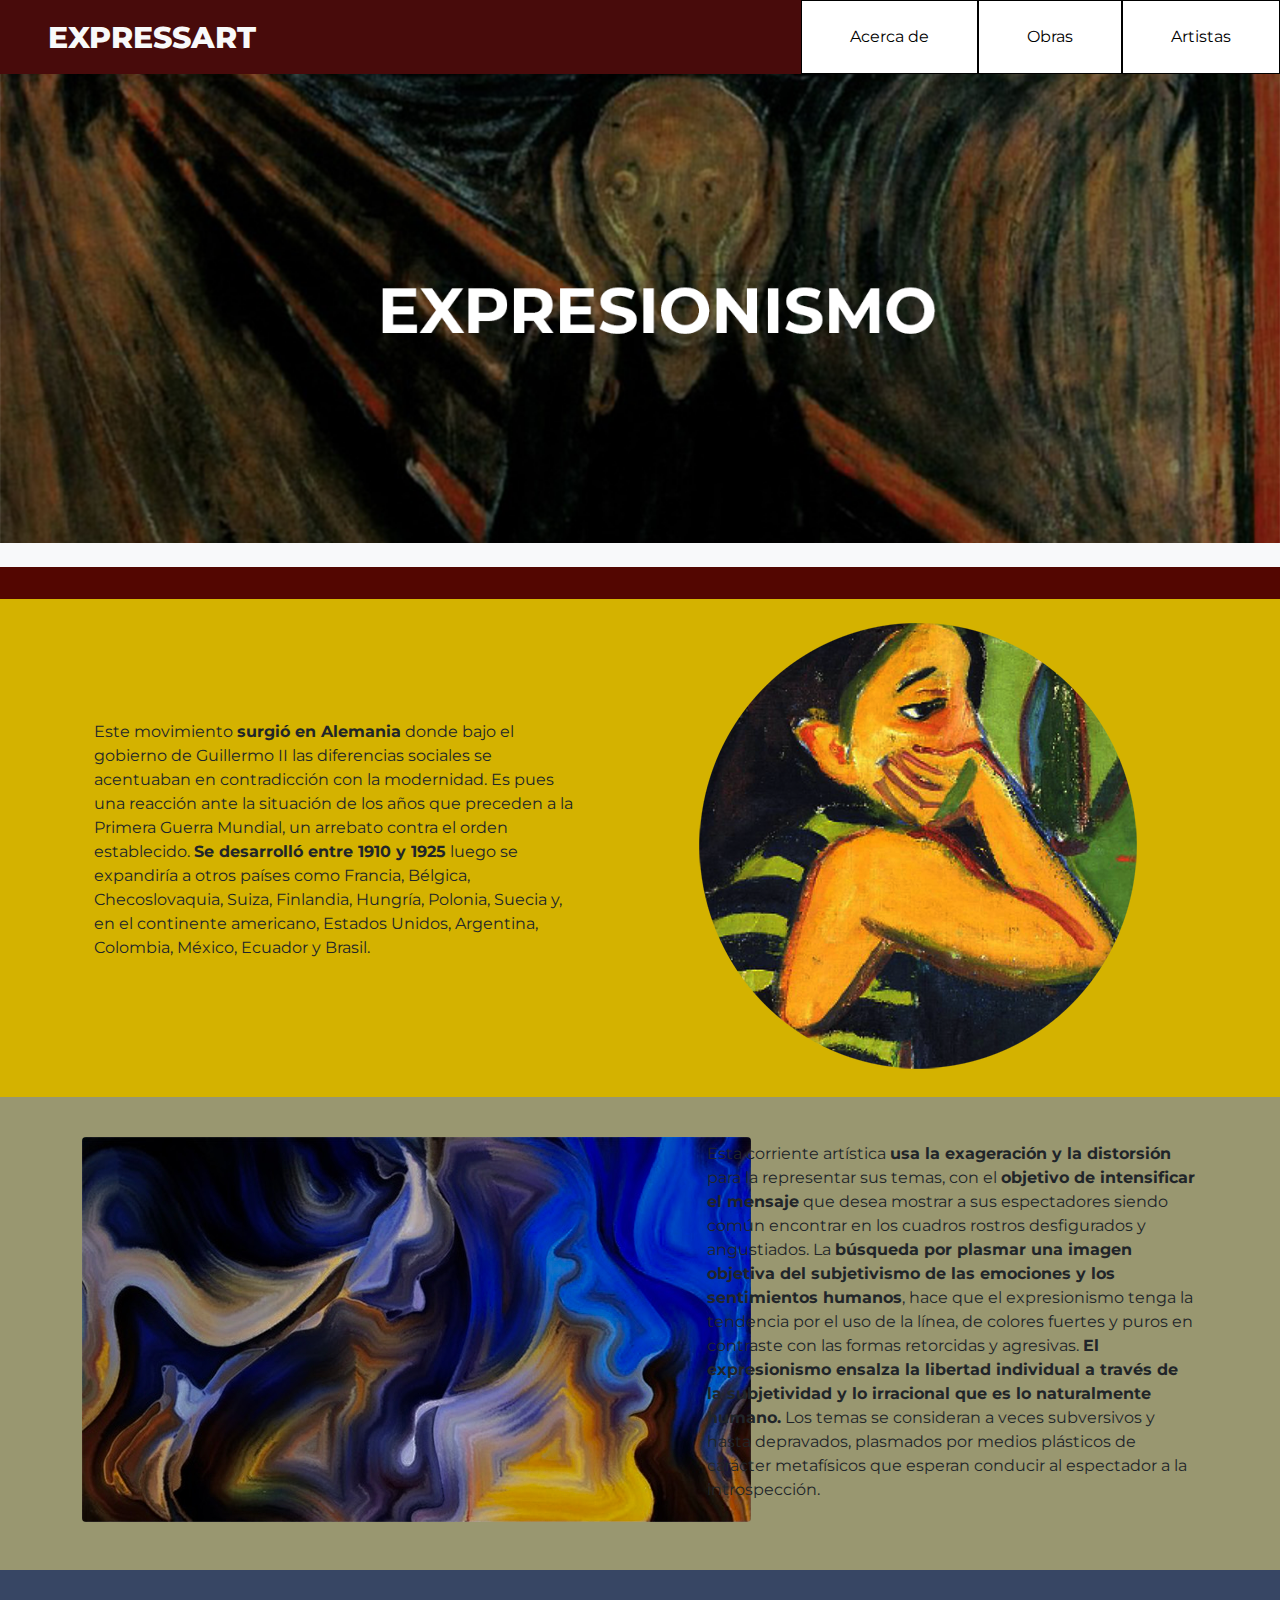
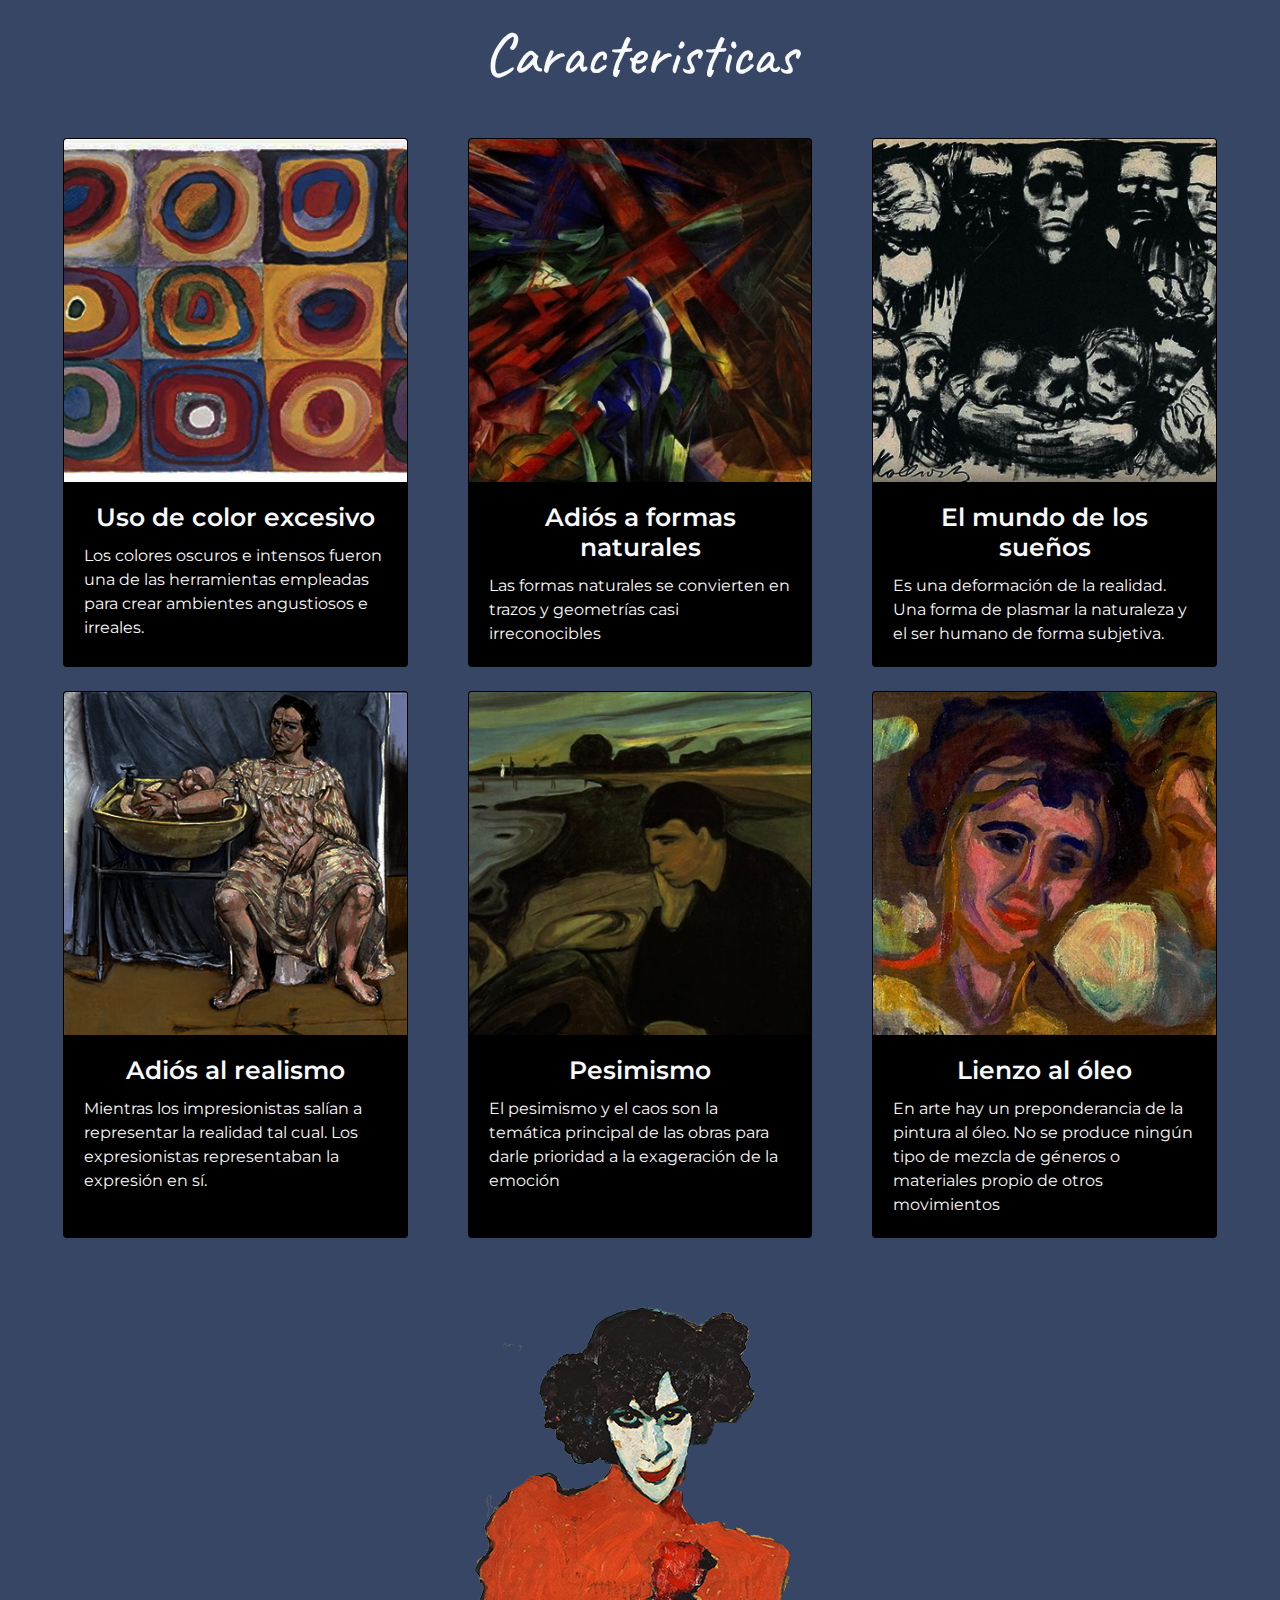
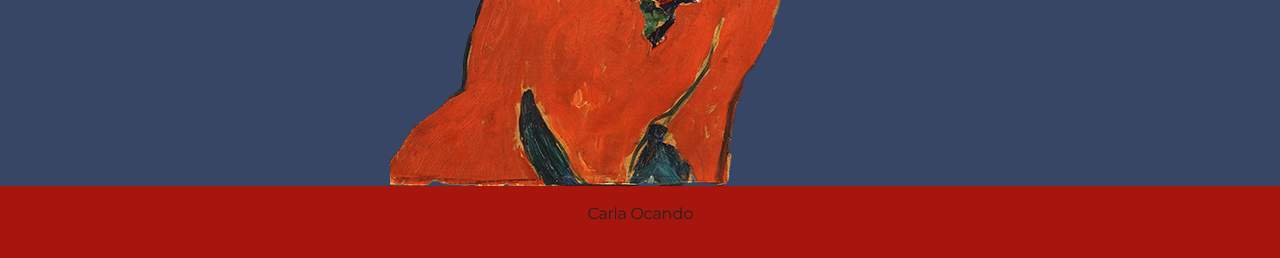
<file: index.html>
<!DOCTYPE html>
<html lang="es">
<head>
    <meta charset="UTF-8">
    <meta http-equiv="X-UA-Compatible" content="IE=edge">
    <meta name="viewport" content="width=device-width, initial-scale=1.0">
    <link rel="stylesheet" href="https://cdn.jsdelivr.net/npm/bootstrap@4.0.0/dist/css/bootstrap.min.css" integrity="sha384-Gn5384xqQ1aoWXA+058RXPxPg6fy4IWvTNh0E263XmFcJlSAwiGgFAW/dAiS6JXm" crossorigin="anonymous">
    <link rel="stylesheet" href="css/estilos.css">
    <title>Expressart</title>
    <link rel="preconnect" href="https://fonts.googleapis.com">
    <link rel="preconnect" href="https://fonts.gstatic.com" crossorigin>
    <link href="https://fonts.googleapis.com/css2?family=Caveat:wght@600;700&family=Montserrat:ital,wght@0,100;0,200;0,300;0,400;0,500;0,600;0,700;0,800;1,400&display=swap" rel="stylesheet">
</head>
<body>
   <header>
    <nav class="navbar navbar-expand-lg  p-0">
      <a class="navbar-brand pl-5 text-light expressart" href="../index.html">EXPRESSART</a>
        <button class="navbar-toggler" type="button" data-toggle="collapse" data-target="#navbarNav" aria-controls="navbarNav" aria-expanded="false" aria-label="Toggle navigation">
          <span class="navbar-toggler-icon"></span>
        </button>
        <div class="collapse navbar-collapse justify-content-end" id="navbarNav">
          <ul class="navbar-nav">
            <li class=" navitem">
              <a class="nav-link  p-4 px-5" href="subpaginas/acercade.html">Acerca de  <span class="sr-only">(current)</span></a>
            </li>
            <li class="navitem">
              <a class="nav-link p-4 px-5" href="subpaginas/obras.html">Obras</a>
            </li>
            <li class="navitem ">
              <a class="nav-link  p-4 px-5" href="subpaginas/artistas.html">Artistas</a>
            </li>
          </ul>
        </div>
      </nav>
</header>
 <!-- IMAGEN DEL HEADER-->
<div class="container-fluid p-0 bg-light pb-4">
    <img src="img/header.PNG" class="w-100">
</div>
<div class="w-100 p-3" style="background-color: rgb(83, 6, 1);"></div>

 <!-- HISTORIA-->
<div class="container-fluid d-flex flex.row historia pt-2 pb-4">
    <div class="container col-lg-5 mt-3 align-self-center">
        <p>
        Este movimiento <strong>surgió en Alemania</strong> donde bajo el gobierno de Guillermo II las diferencias sociales se acentuaban en contradicción con la modernidad. Es pues una reacción ante la situación de los años que preceden a la Primera Guerra Mundial, un arrebato contra el orden establecido.

        <strong>Se desarrolló entre 1910 y 1925</strong> luego se expandiría a otros países como Francia, Bélgica, Checoslovaquia, Suiza, Finlandia, Hungría, Polonia, Suecia y, en el continente americano, Estados Unidos, Argentina, Colombia, México, Ecuador y Brasil.
        </p>
    </div>
    <div class="container col-lg-5 mt-3 ml-3">
        <img src="img/index2.PNG">
    </div>
</div>
 <!-- FOLOSOFIA-->
<div class="container-fluid d-flex flex.row pt-4 pb-3 filosofia pt-2 pb-5">
    <div class="container col-lg-5 mt-3">
        <img src="img/index3.jpg" class="rounded">
    </div>
    <div class="container col-lg-5 mt-3 align-self-center">
        <p>Esta corriente artística <strong>usa la exageración y la distorsión</strong> para la representar sus temas, con el <strong>objetivo de intensificar el mensaje</strong> que desea mostrar a sus espectadores siendo común encontrar en los cuadros rostros desfigurados y angustiados.
        La <strong>búsqueda por plasmar una imagen objetiva del subjetivismo de las emociones y los sentimientos humanos</strong>, hace que el expresionismo tenga la tendencia por el uso de la línea, de colores fuertes y puros en contraste con las formas retorcidas y agresivas.
        <strong>El expresionismo ensalza la libertad individual a través de la subjetividad y lo irracional que es lo naturalmente humano.</strong> Los temas se consideran a veces subversivos y hasta depravados, plasmados por medios plásticos de carácter metafísicos que esperan conducir al espectador a la introspección.
          </p>
    </div>
</div>
 <!-- CARACTERISTICAS-->

<div class="caracteristicas">
  <div class="container-fluid pt-5 ">
    <div class="container text-center text-light ">
        <h2> Caracteristicas</h2>
    </div>
</div>
<div class="card-deck m-5">
    <div class="row justify-content-center">
  
      <div class="col-lg-4 col-md-6">
    <div class="card h-100 bg-negro">
      <img class="card-img-top align-self-center" src="img/color.PNG">
      <div class="card-body">
        <h5 class="card-title text-center text-light">Uso de color excesivo</h5>
        <p class="card-text text-light">Los colores oscuros e intensos fueron una de las herramientas empleadas para crear ambientes angustiosos e irreales.</p>
      </div>
    </div>
    </div>
  
    <div class="col-lg-4 col-md-6">
    <div class="card h-100 bg-negro">
      <img class="card-img-top align-self-center" src="img/formas.jpg">
      <div class="card-body">
        <h5 class="card-title text-center text-light">Adiós a formas naturales</h5>
        <p class="card-text text-light">Las formas naturales se convierten en trazos y geometrías casi irreconocibles</p>
      </div>
    </div>
    </div>
    <div class="col-lg-4 col-md-6">
    <div class="card h-100 bg-negro">
      <img class="card-img-top align-self-center" src="img/sueños.jpg">
      <div class="card-body">
        <h5 class="card-title text-center text-light">El mundo de los sueños</h5>
        <p class="card-text text-light">Es una deformación de la realidad. Una forma de plasmar la naturaleza y el ser humano de forma subjetiva.</p>
      </div>
    </div>
    </div>
    <div class="col-lg-4 col-md-6 mt-lg-4 mt-md-1 ">
    <div class="card h-100 bg-negro">
      <img class="card-img-top align-self-center" src="img/realismo.PNG">
      <div class="card-body">
        <h5 class="card-title text-center text-light">Adiós al realismo</h5>
        <p class="card-text text-light">Mientras los impresionistas salían a representar la realidad tal cual. Los expresionistas representaban la expresión en sí.</p>
      </div>
    </div>
    </div>
    <div class="col-lg-4 col-md-6 mt-lg-4 mt-md-0 mt-sm-5">
    <div class="card h-100 bg-negro">
      <img class="card-img-top align-self-center" src="img/pesimismo.jpg">
      <div class="card-body">
        <h5 class="card-title text-center text-light">Pesimismo</h5>
        <p class="card-text text-light">El pesimismo y el caos son la temática principal de las obras para darle prioridad a la exageración de la emoción</p>
      </div>
    </div>
    </div>
    <div class="col-lg-4 col-md-6 mt-lg-4 mt-md-4 mt-sm-5">
    <div class="card h-100 bg-negro">
      <img class="card-img-top align-self-center" src="img/oleo.jpg">
      <div class="card-body">
        <h5 class="card-title text-center text-light">Lienzo al óleo</h5>
        <p class="card-text text-light">En arte hay un preponderancia de la pintura al óleo. No se produce ningún tipo de mezcla de géneros o materiales propio de otros movimientos</p>
      </div>
    </div>
    </div>
  </div>
  </div>
  <div class="container-fluid">
    <div class="container d-flex justify-content-center">
    <img src="img/indexult.PNG" class="">
    </div>
  </div>
</div>




  <script src="scripts.js"></script>
<script src="https://code.jquery.com/jquery-3.2.1.slim.min.js" integrity="sha384-KJ3o2DKtIkvYIK3UENzmM7KCkRr/rE9/Qpg6aAZGJwFDMVNA/GpGFF93hXpG5KkN" crossorigin="anonymous"></script>
<script src="https://cdn.jsdelivr.net/npm/popper.js@1.12.9/dist/umd/popper.min.js" integrity="sha384-ApNbgh9B+Y1QKtv3Rn7W3mgPxhU9K/ScQsAP7hUibX39j7fakFPskvXusvfa0b4Q" crossorigin="anonymous"></script>
<script src="https://cdn.jsdelivr.net/npm/bootstrap@4.0.0/dist/js/bootstrap.min.js" integrity="sha384-JZR6Spejh4U02d8jOt6vLEHfe/JQGiRRSQQxSfFWpi1MquVdAyjUar5+76PVCmYl" crossorigin="anonymous"></script>
</body>
<footer>
    <div class="container-fluid py-3">
      <div class="container d-flex justify-content-center">
        <p>Carla Ocando</p>
      </div>
    </div>
</footer>
</html>
</file>
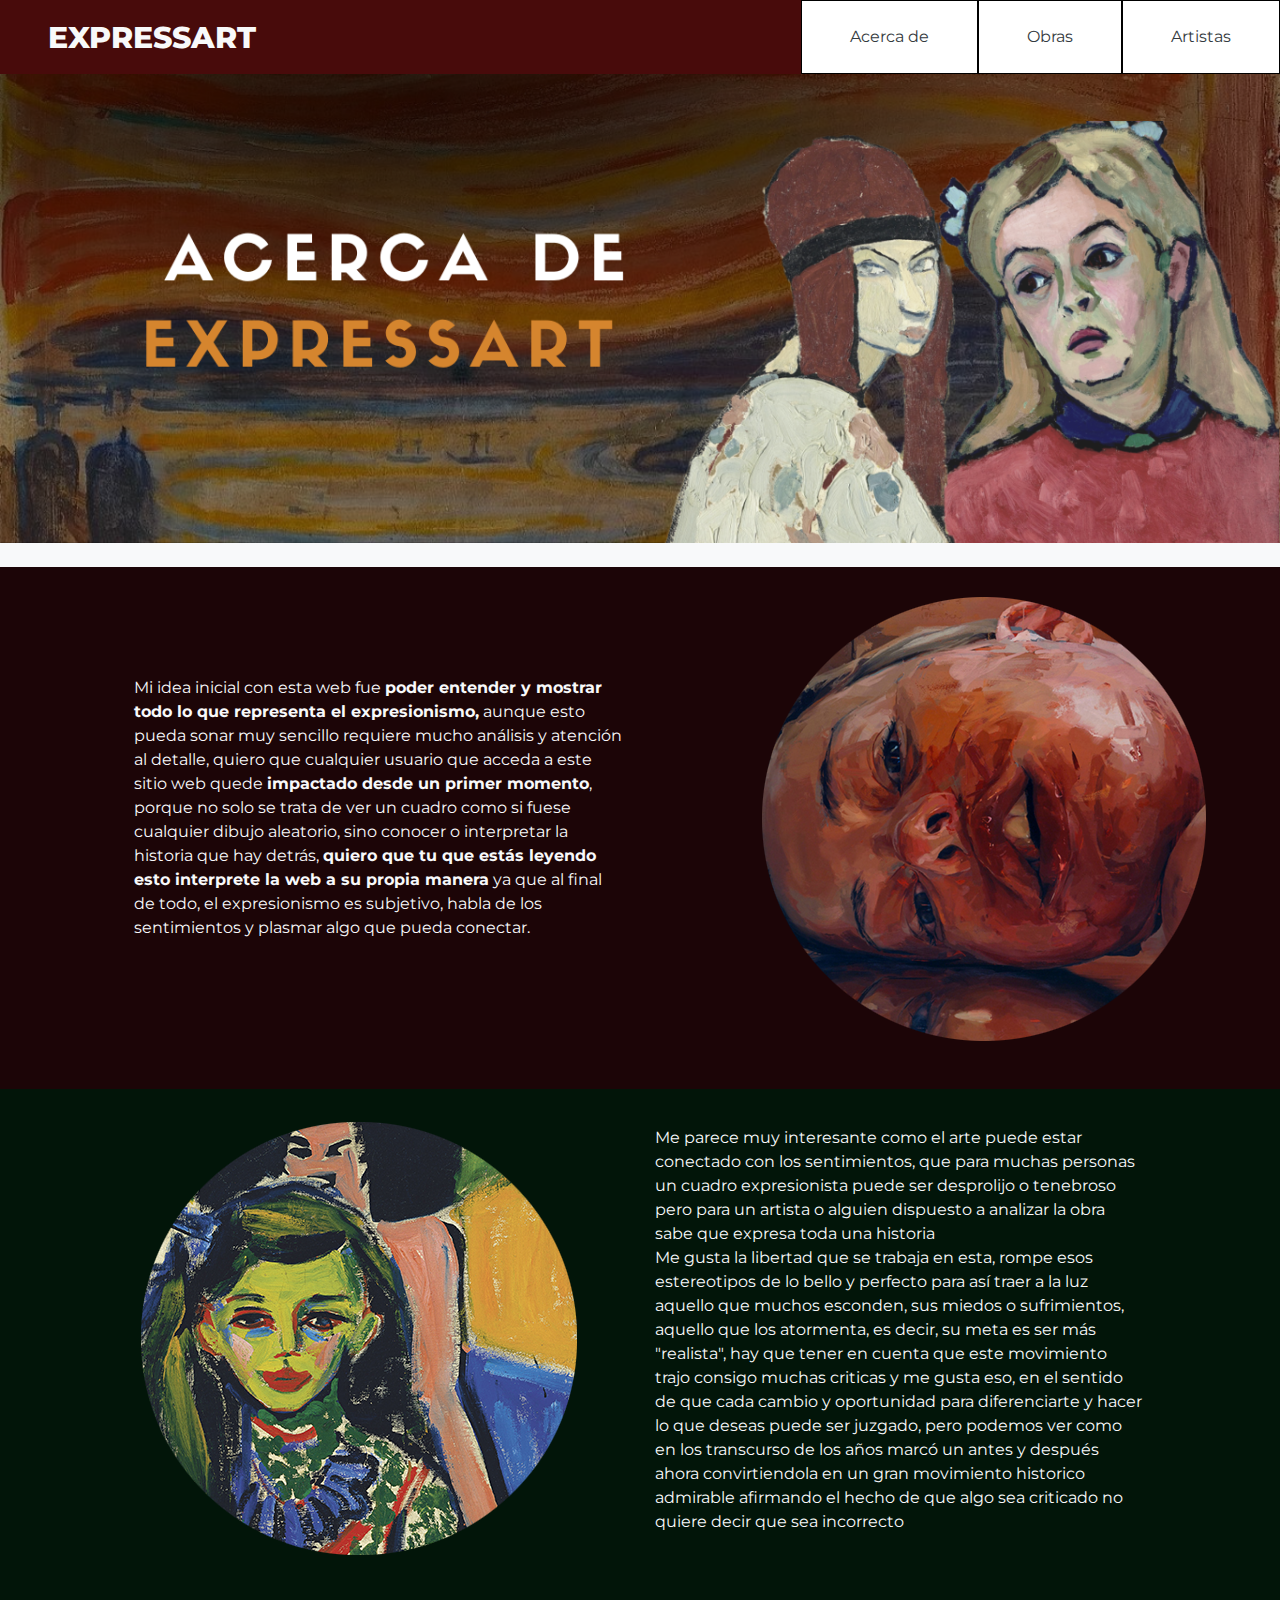
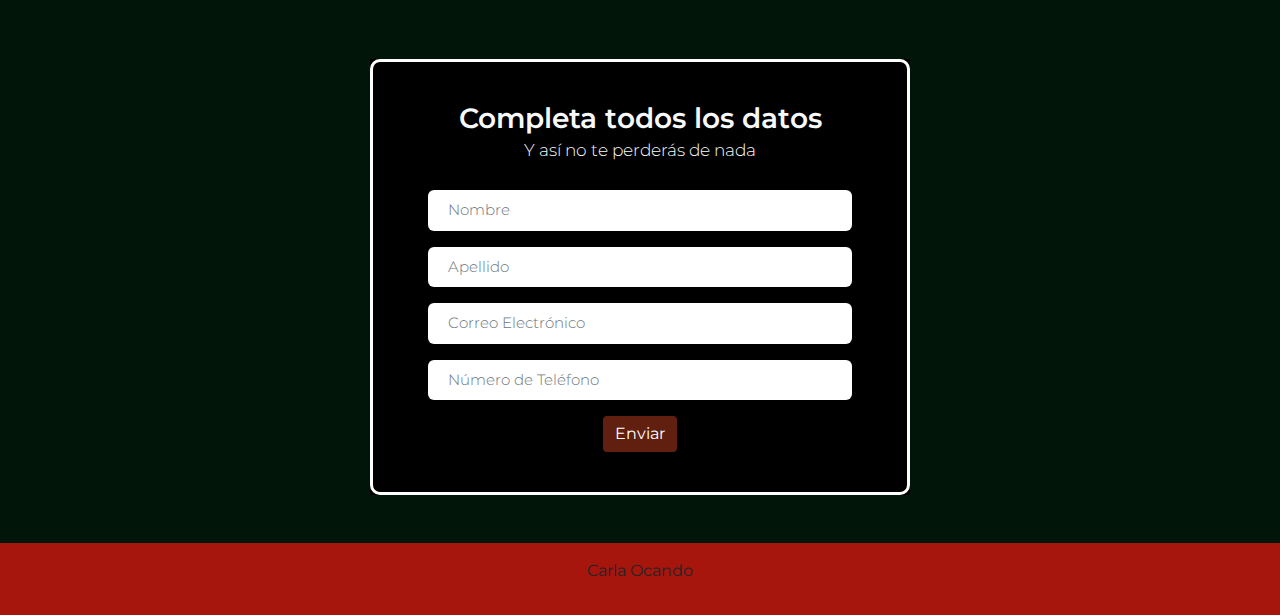
<file: subpaginas/acercade.html>
<!DOCTYPE html>
<html lang="es">
<head>
    <meta charset="UTF-8">
    <meta http-equiv="X-UA-Compatible" content="IE=edge">
    <meta name="viewport" content="width=device-width, initial-scale=1.0">
    <link rel="stylesheet" href="https://cdn.jsdelivr.net/npm/bootstrap@4.0.0/dist/css/bootstrap.min.css" integrity="sha384-Gn5384xqQ1aoWXA+058RXPxPg6fy4IWvTNh0E263XmFcJlSAwiGgFAW/dAiS6JXm" crossorigin="anonymous">
    <link rel="stylesheet" href="../css/estilos.css">
    <title>Acerca de</title>
    <link rel="preconnect" href="https://fonts.googleapis.com">
    <link rel="preconnect" href="https://fonts.gstatic.com" crossorigin>
    <link href="https://fonts.googleapis.com/css2?family=Caveat:wght@600;700&family=Montserrat:ital,wght@0,100;0,200;0,300;0,400;0,500;0,600;0,700;0,800;1,400&display=swap" rel="stylesheet">
</head>
<body>
    <header>
      <nav class="navbar navbar-expand-lg  p-0">
        <a class="navbar-brand pl-5 text-light expressart" href="../index.html">EXPRESSART</a>
        <button class="navbar-toggler" type="button" data-toggle="collapse" data-target="#navbarNav" aria-controls="navbarNav" aria-expanded="false" aria-label="Toggle navigation">
          <span class="navbar-toggler-icon"></span>
        </button>
        <div class="collapse navbar-collapse justify-content-end" id="navbarNav">
          <ul class="navbar-nav">
            <li class=" navitem">
              <a class="nav-link text-dark  p-4 px-5" href="../subpaginas/acercade.html">Acerca de  <span class="sr-only">(current)</span></a>
            </li>
            <li class="navitem">
              <a class="nav-link text-dark p-4 px-5" href="../subpaginas/obras.html">Obras</a>
            </li>
            <li class="navitem">
              <a class="nav-link text-dark p-4 px-5" href="../subpaginas/artistas.html">Artistas</a>
            </li>
          </ul>
        </div>
      </nav>
   
</header>

 <!-- IMAGEN DEL HEADER-->
<div class="container-fluid p-0 bg-light pb-4">
  <img src="../img/headeracerca.PNG" class="w-100">
</div>


 <!-- PARA QUE ES LA WEB-->
<div class="container-fluid d-flex flex.row web pt-2 pb-5">
  <div class="container col-lg-5 mt-3 align-self-center mr-0 text-light">
      <p>Mi idea inicial con esta web fue <strong>poder entender y mostrar todo lo que representa el expresionismo,</strong> aunque esto pueda sonar muy sencillo requiere mucho análisis y atención al detalle, quiero que cualquier usuario que acceda a este sitio web quede <strong>impactado desde un primer momento</strong>, porque no solo se trata de ver un cuadro como si fuese cualquier dibujo aleatorio, sino conocer o interpretar la historia que hay detrás, <strong>quiero que tu que estás leyendo esto interprete la web a su propia manera</strong> ya que al final de todo, el expresionismo es subjetivo, habla de los sentimientos y plasmar algo que pueda conectar.</p>
  </div>
  <div class="container col-lg-4 mt-3">
      <img src="../img/acerca1.PNG">
  </div>
</div>

 <!-- MI OPINION-->
 <div class="container-fluid d-flex flex.row opinion pt-2 pb-5">
  <div class="container col-lg-3 mt-3">
    <img src="../img/acerca2.PNG">
</div>
  <div class="container col-lg-5 mt-3 align-self-center text-light">
      <p>Me parece muy interesante como el arte puede estar conectado con los sentimientos, que para muchas personas un cuadro expresionista puede ser desprolijo o tenebroso pero para un artista o alguien dispuesto a analizar la obra sabe que expresa toda una historia <br>
      Me gusta la libertad que se trabaja en esta, rompe esos estereotipos de lo bello y perfecto para así traer a la luz aquello que muchos esconden, sus miedos o sufrimientos, aquello que los atormenta, es decir, su meta es ser más "realista", hay que tener en cuenta que este movimiento trajo consigo muchas criticas y me gusta eso, en el sentido de que cada cambio y oportunidad para diferenciarte y hacer lo que deseas puede ser juzgado, pero podemos ver como en los transcurso de los años marcó un antes y después ahora convirtiendola en un gran movimiento historico admirable afirmando el hecho de que algo sea criticado no quiere decir que sea incorrecto</p>
  </div>
</div>

 <!-- FORMULARIO-->
<div class="form-body py-5">
  <div class="row d-flex justify-content-center">
    <div class="form-holder formulario">
      <div class="form-content">
        <div class="form-items">
          <h3 class="text-center text-light">Completa todos los datos</h3>
          <p class=" text-center text-light">Y así no te perderás de nada</p>
          <form class="requires-validation" novalidate>

            <div class="col-md-12">
              <input class="form-control" type="text" name="name" placeholder="Nombre" required>
              <div class="valid-feedback">Su nombre es valido!</div>
              <div class="invalid-feedback">¡El campo de nombre de usuario no puede estar en blanco!</div>
            </div>

            <div class="col-md-12">
              <input class="form-control" type="text" name="apellido" placeholder="Apellido" required>
              <div class="valid-feedback">¡El campo de Apellido es válido!</div>
              <div class="invalid-feedback">El campo de Apellido no puede estar en blanco!</div>
            </div>

            <div class="col-md-12">
              <input class="form-control" type="email" name="email" placeholder="Correo Electrónico" required>
              <div class="valid-feedback">El campo de Email es válido!</div>
              <div class="invalid-feedback">El campo de Email no puede estar vacio </div>
            </div>

            <div class="col-md-12">
              <input class="form-control" type="text" name="number" placeholder="Número de Teléfono" required>
              <div class="valid-feedback">El campo de número de teléfono es válido
            </div>
            </div>

            <div class="form-button mt-3 d-flex justify-content-center">
              <button id="submit" type="submit" class="btn btn-primary">Enviar</button>
            </div>
          </form>
        </div>
      </div>
    </div>
  </div>
</div>



<script src="https://code.jquery.com/jquery-3.2.1.slim.min.js" integrity="sha384-KJ3o2DKtIkvYIK3UENzmM7KCkRr/rE9/Qpg6aAZGJwFDMVNA/GpGFF93hXpG5KkN" crossorigin="anonymous"></script>
<script src="https://cdn.jsdelivr.net/npm/popper.js@1.12.9/dist/umd/popper.min.js" integrity="sha384-ApNbgh9B+Y1QKtv3Rn7W3mgPxhU9K/ScQsAP7hUibX39j7fakFPskvXusvfa0b4Q" crossorigin="anonymous"></script>
<script src="https://cdn.jsdelivr.net/npm/bootstrap@4.0.0/dist/js/bootstrap.min.js" integrity="sha384-JZR6Spejh4U02d8jOt6vLEHfe/JQGiRRSQQxSfFWpi1MquVdAyjUar5+76PVCmYl" crossorigin="anonymous"></script>
</body>
<footer>
  <div class="container-fluid py-3">
    <div class="container d-flex justify-content-center">
      <p>Carla Ocando</p>
    </div>
  </div>
</footer>
</html>
</file>
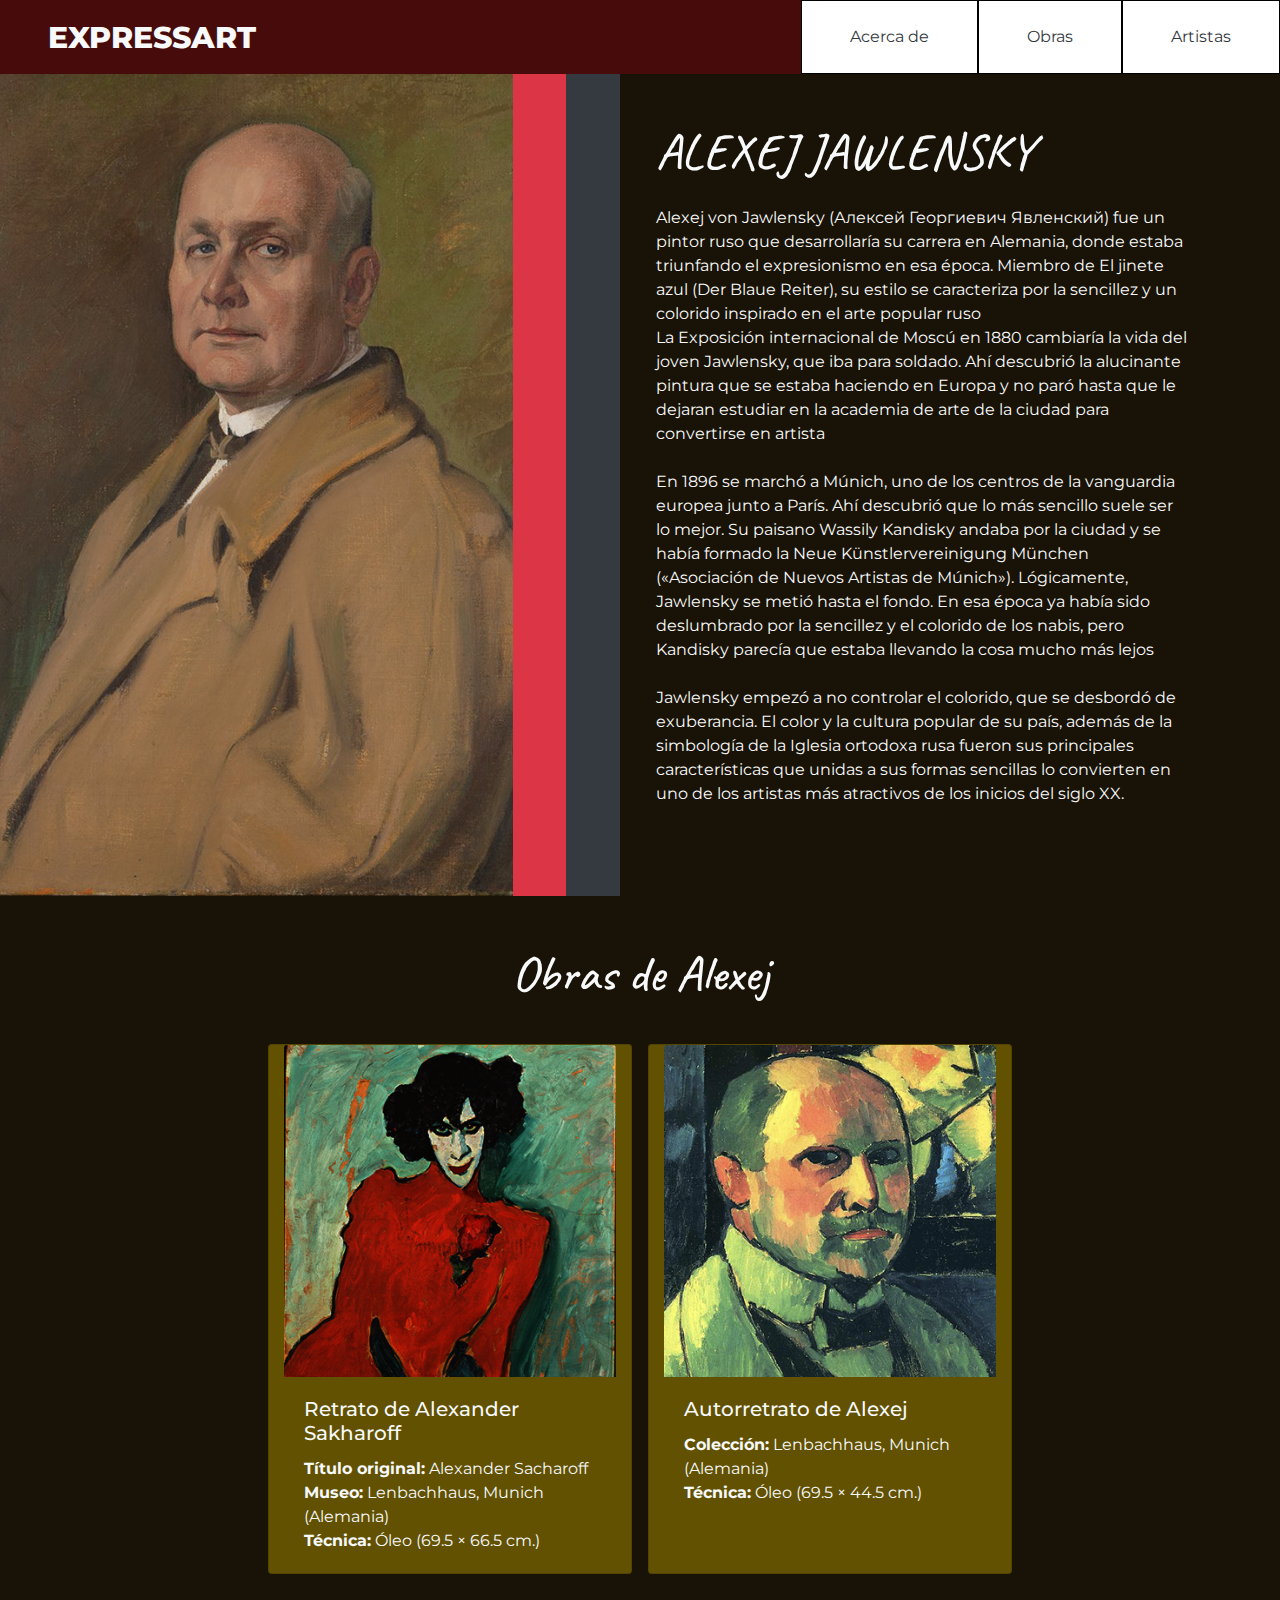
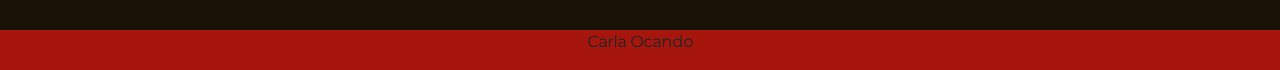
<file: subpaginas/alexej.html>
<!DOCTYPE html>
<html lang="es">
<head>
    <meta charset="UTF-8">
    <meta http-equiv="X-UA-Compatible" content="IE=edge">
    <meta name="viewport" content="width=device-width, initial-scale=1.0">
    <link rel="stylesheet" href="https://cdn.jsdelivr.net/npm/bootstrap@4.0.0/dist/css/bootstrap.min.css" integrity="sha384-Gn5384xqQ1aoWXA+058RXPxPg6fy4IWvTNh0E263XmFcJlSAwiGgFAW/dAiS6JXm" crossorigin="anonymous">
    <link rel="stylesheet" href="../css/estilos.css">
    <title>Alexej Jawlensky</title>
    <link rel="preconnect" href="https://fonts.googleapis.com">
    <link rel="preconnect" href="https://fonts.gstatic.com" crossorigin>
    <link href="https://fonts.googleapis.com/css2?family=Caveat:wght@600;700&family=Montserrat:ital,wght@0,100;0,200;0,300;0,400;0,500;0,600;0,700;0,800;1,400&display=swap" rel="stylesheet">
</head>
<body class="alexej">
    <header>
      <nav class="navbar navbar-expand-lg  p-0">
        <a class="navbar-brand pl-5 text-light expressart" href="../index.html">EXPRESSART</a>
        <button class="navbar-toggler" type="button" data-toggle="collapse" data-target="#navbarNav" aria-controls="navbarNav" aria-expanded="false" aria-label="Toggle navigation">
          <span class="navbar-toggler-icon"></span>
        </button>
        <div class="collapse navbar-collapse justify-content-end" id="navbarNav">
          <ul class="navbar-nav">
            <li class=" navitem">
              <a class="nav-link text-dark  p-4 px-5" href="../subpaginas/acercade.html">Acerca de  <span class="sr-only">(current)</span></a>
            </li>
            <li class="navitem">
              <a class="nav-link text-dark p-4 px-5" href="../subpaginas/obras.html">Obras</a>
            </li>
            <li class="navitem">
              <a class="nav-link text-dark p-4 px-5" href="../subpaginas/artistas.html">Artistas</a>
            </li>
          </ul>
        </div>
      </nav>
</header>

<div class="container-fluid d-flex row p-0 m-0">
<!-- Imagen de artista -->
    <div class="container col-6 m-0 p-0 row">
    <img src="../img/alexej.PNG" class="">
    <div class="h-100 w-100 bg-danger col-1" >
    </div>
    <div class="h-100 w-100 bg-dark col-1" >
    </div>
    </div>
<!-- Bipgrafia del artista-->
    <div class="container col-5 ml-3 m-0 p-0 mt-5 text-light caveat">
        <h2>ALEXEJ JAWLENSKY</h2>
        <p class="mt-4">Alexej von Jawlensky (Алексей Георгиевич Явленский) fue un pintor ruso que desarrollaría su carrera en Alemania, donde estaba triunfando el expresionismo en esa época. Miembro de El jinete azul (Der Blaue Reiter), su estilo se caracteriza por la sencillez y un colorido inspirado en el arte popular ruso<br>
        La Exposición internacional de Moscú en 1880 cambiaría la vida del joven Jawlensky, que iba para soldado. Ahí descubrió la alucinante pintura que se estaba haciendo en Europa y no paró hasta que le dejaran estudiar en la academia de arte de la ciudad para convertirse en artista</p>
       
        <p class="mt-4">En 1896 se marchó a Múnich, uno de los centros de la vanguardia europea junto a París. Ahí descubrió que lo más sencillo suele ser lo mejor. Su paisano Wassily Kandisky andaba por la ciudad y se había formado la Neue Künstlervereinigung München («Asociación de Nuevos Artistas de Múnich»). Lógicamente, Jawlensky se metió hasta el fondo. En esa época ya había sido deslumbrado por la sencillez y el colorido de los nabis, pero Kandisky parecía que estaba llevando la cosa mucho más lejos</p>
        <p class="mt-4">Jawlensky empezó a no controlar el colorido, que se desbordó de exuberancia. El color y la cultura popular de su país, además de la simbología de la Iglesia ortodoxa rusa fueron sus principales características que unidas a sus formas sencillas lo convierten en uno de los artistas más atractivos de los inicios del siglo XX.</p>
    </div>
</div>

<!-- OBRAS CARDS-->
<div class="container-fluid mt-5">
  <div class="container text-center caveat text-light">
  <h2>Obras de Alexej</h2>
  </div>
</div>

<div class="card-group p-4 d-flex justify-content-center text-light" >
  <div class="row justify-content-center ">
   <div class="card m-2 col-lg-5 col-sm-11 bg-amarillo">
     <img class="card-img-top image" src="../img/obra11.PNG" >
     <div class="card-body">
       <h5 class="card-title">Retrato de Alexander Sakharoff</h5>
       <p class="card-text">
        <strong>Título original:</strong> Alexander Sacharoff<br>
        <strong>Museo:</strong> Lenbachhaus, Munich (Alemania)<br>
        <strong>Técnica:</strong> Óleo (69.5 × 66.5 cm.)
       </p>
     </div>
   </div>

   <div class="card m-2 col-lg-5 col-sm-11 bg-amarillo">
    <img class="card-img-top image" src="../img/alxeje.PNG" >
    <div class="card-body">
      <h5 class="card-title">Autorretrato de Alexej</h5>
      <p class="card-text">
       <strong>Colección:</strong> Lenbachhaus, Munich (Alemania)<br>
       <strong>Técnica:</strong> Óleo (69.5 × 44.5 cm.)
      </p>
    </div>
  </div>


</div>
</div>
 <!-- FOOTER-->
<footer>
  <div class="container-fluid mt-4">
    <div class="container d-flex justify-content-center">
      <p>Carla Ocando</p>
    </div>
  </div>
</footer>
</file>
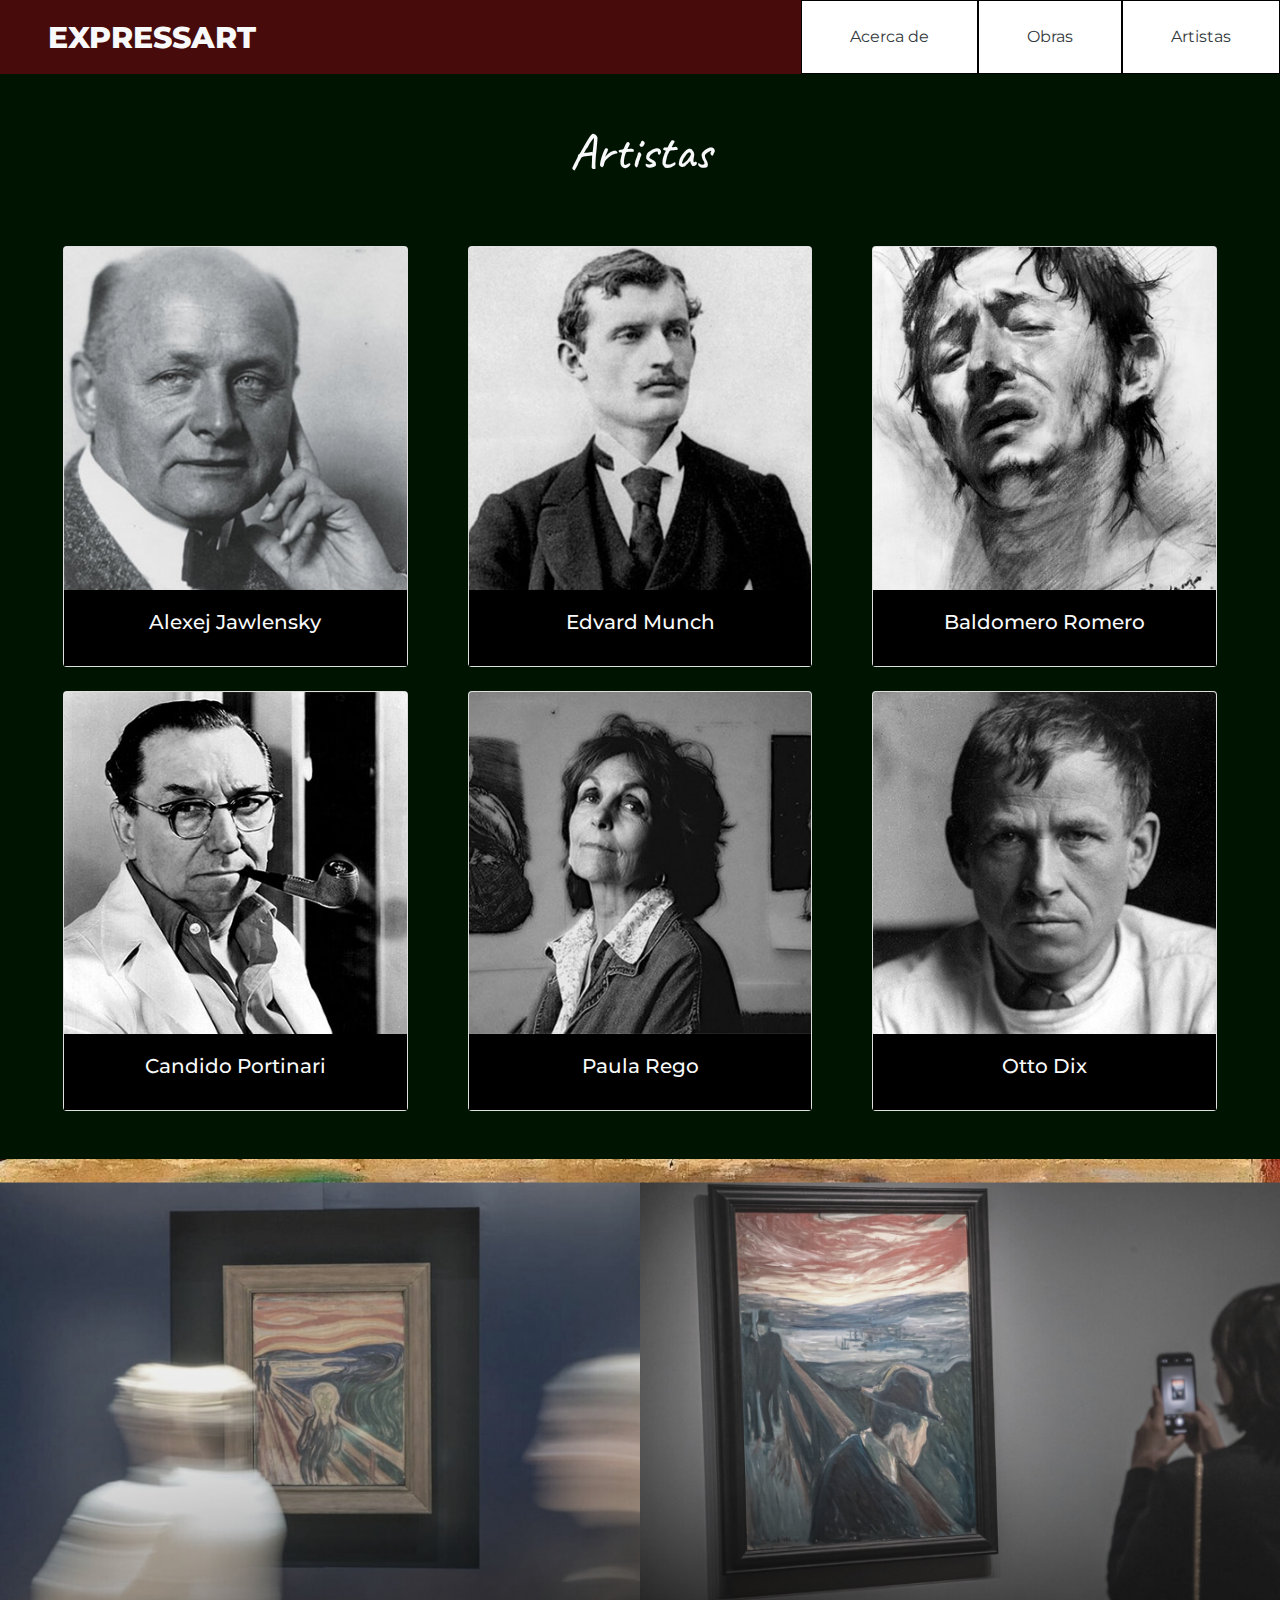
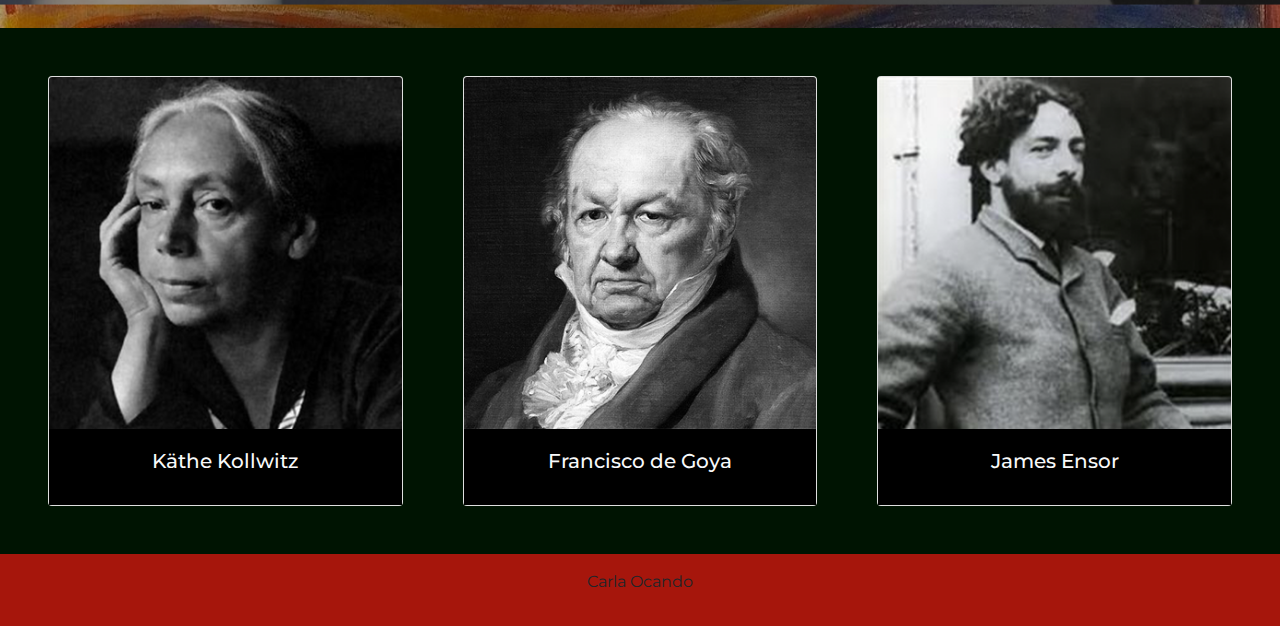
<file: subpaginas/artistas.html>
<!DOCTYPE html>
<html lang="es">
<head>
    <meta charset="UTF-8">
    <meta http-equiv="X-UA-Compatible" content="IE=edge">
    <meta name="viewport" content="width=device-width, initial-scale=1.0">
    <link rel="stylesheet" href="https://cdn.jsdelivr.net/npm/bootstrap@4.0.0/dist/css/bootstrap.min.css" integrity="sha384-Gn5384xqQ1aoWXA+058RXPxPg6fy4IWvTNh0E263XmFcJlSAwiGgFAW/dAiS6JXm" crossorigin="anonymous">
    <link rel="stylesheet" href="../css/estilos.css">
    <title>Artistas</title>
    <link rel="preconnect" href="https://fonts.googleapis.com">
    <link rel="preconnect" href="https://fonts.gstatic.com" crossorigin>
    <link href="https://fonts.googleapis.com/css2?family=Caveat:wght@600;700&family=Montserrat:ital,wght@0,100;0,200;0,300;0,400;0,500;0,600;0,700;0,800;1,400&display=swap" rel="stylesheet">
</head>
<body>
    <header>
      <nav class="navbar navbar-expand-lg  p-0">
        <a class="navbar-brand pl-5 text-light expressart" href="../index.html">EXPRESSART</a>
        <button class="navbar-toggler" type="button" data-toggle="collapse" data-target="#navbarNav" aria-controls="navbarNav" aria-expanded="false" aria-label="Toggle navigation">
          <span class="navbar-toggler-icon"></span>
        </button>
        <div class="collapse navbar-collapse justify-content-end" id="navbarNav">
          <ul class="navbar-nav">
            <li class=" navitem">
              <a class="nav-link text-dark  p-4 px-5" href="../subpaginas/acercade.html">Acerca de  <span class="sr-only">(current)</span></a>
            </li>
            <li class="navitem">
              <a class="nav-link text-dark p-4 px-5" href="../subpaginas/obras.html">Obras</a>
            </li>
            <li class="navitem">
              <a class="nav-link text-dark p-4 px-5" href="../subpaginas/artistas.html">Artistas</a>
            </li>
          </ul>
        </div>
      </nav>
</header>
<section class="artistas">
  <div class="container d-flex pt-5 pb-2 justify-content-center caveat">
    <h1 class="text-light ">Artistas</h1>
  </div>

  <div class="card-deck m-5 ">
    <div class="row justify-content-center">
  
      <div class="col-lg-4 col-md-6">
    <div class="card h-100">
      <a href="../subpaginas/alexej.html" target="_blank"><img class="card-img-top align-self-center" src="../img/artis1.PNG"></a>
      <div class="card-body bg-negro">
        <h5 class="card-title text-center text-light">Alexej Jawlensky</h5>
      </div>
    </div>
    </div>
  
    <div class="col-lg-4 col-md-6">
    <div class="card h-100">
      <a href="../subpaginas/edvardmunch.html" target="_blank"><img class="card-img-top align-self-center" src="../img/artis2.PNG"></a>
      <div class="card-body bg-negro">
        <h5 class="card-title text-center text-light">Edvard Munch</h5>
      </div>
    </div>
    </div>
    <div class="col-lg-4 col-md-6">
    <div class="card h-100">
      <a href="../subpaginas/baldomero.html" target="_blank"><img class="card-img-top align-self-center" src="../img/artis3.PNG"></a>
      <div class="card-body bg-negro">
        <h5 class="card-title text-center text-light">Baldomero Romero</h5>
      </div>
    </div>
    </div>
    <div class="col-lg-4 col-md-6 mt-lg-4 mt-md-1 ">
    <div class="card h-100">
      <a href="../subpaginas/candido.html" target="_blank"><img class="card-img-top align-self-center" src="../img/artis4.PNG"></a>
      <div class="card-body bg-negro">
        <h5 class="card-title text-center text-light">Candido Portinari</h5>
      </div>
    </div>
    </div>
    <div class="col-lg-4 col-md-6 mt-lg-4 mt-md-0 mt-sm-5">
    <div class="card h-100 caja2 caja3">
      <a href="../subpaginas/paularego.html" target="_blank"><img class="card-img-top align-self-center" src="../img/artis5.PNG"></a>
      <div class="card-body bg-negro">
        <h5 class="card-title text-center text-light">Paula Rego</h5>
      </div>
    </div>
    </div>
    <div class="col-lg-4 col-md-6 mt-lg-4 mt-md-4 mt-sm-5">
    <div class="card h-100 caja2 caja3">
      <a href="../subpaginas/otto.html" target="_blank"><img class="card-img-top align-self-center" src="../img/artis6.PNG"></a>
      <div class="card-body bg-negro">
        <h5 class="card-title text-center text-light">Otto Dix</h5>
      </div>
    </div>
    </div>
  </div>
  </div>

<div class="container-fluid p-0 bg-light ">
  <img src="../img/artistass.PNG" class="w-100">
</div>

<div class="card-deck p-5 d-flex justify-content-around">
  <div class="row ">

    <div class="col-lg-4 col-md-6 ">
  <div class="card h-100">
    <a href="../subpaginas/kathe.html" target="_blank"><img class="card-img-top align-self-center" src="../img/artis7.PNG"></a>
    <div class="card-body bg-negro">
      <h5 class="card-title text-center text-light">Käthe Kollwitz</h5>
    </div>
  </div>
  </div>

  <div class="col-lg-4 col-md-6">
  <div class="card h-100">
    <a href="../subpaginas/franciscogoya.html" target="_blank"><img class="card-img-top align-self-center" src="../img/artis8.jpg"></a>
    <div class="card-body bg-negro">
      <h5 class="card-title text-center text-light">Francisco de Goya</h5>
    </div>
  </div>
  </div>
  <div class="col-lg-4 col-md-6">
  <div class="card h-100">
    <a href="../subpaginas/james.html" target="_blank"><img class="card-img-top align-self-center" src="../img/artis9.PNG"></a>
    <div class="card-body bg-negro">
      <h5 class="card-title text-center text-light">James Ensor</h5>
    </div>
  </div>
  </div>
</div>
</div>
</section>


<script src="https://code.jquery.com/jquery-3.2.1.slim.min.js" integrity="sha384-KJ3o2DKtIkvYIK3UENzmM7KCkRr/rE9/Qpg6aAZGJwFDMVNA/GpGFF93hXpG5KkN" crossorigin="anonymous"></script>
<script src="https://cdn.jsdelivr.net/npm/popper.js@1.12.9/dist/umd/popper.min.js" integrity="sha384-ApNbgh9B+Y1QKtv3Rn7W3mgPxhU9K/ScQsAP7hUibX39j7fakFPskvXusvfa0b4Q" crossorigin="anonymous"></script>
<script src="https://cdn.jsdelivr.net/npm/bootstrap@4.0.0/dist/js/bootstrap.min.js" integrity="sha384-JZR6Spejh4U02d8jOt6vLEHfe/JQGiRRSQQxSfFWpi1MquVdAyjUar5+76PVCmYl" crossorigin="anonymous"></script>
</body>
<footer>
  <div class="container-fluid py-3">
    <div class="container d-flex justify-content-center">
      <p>Carla Ocando</p>
    </div>
  </div>
</footer>
</html>
</file>
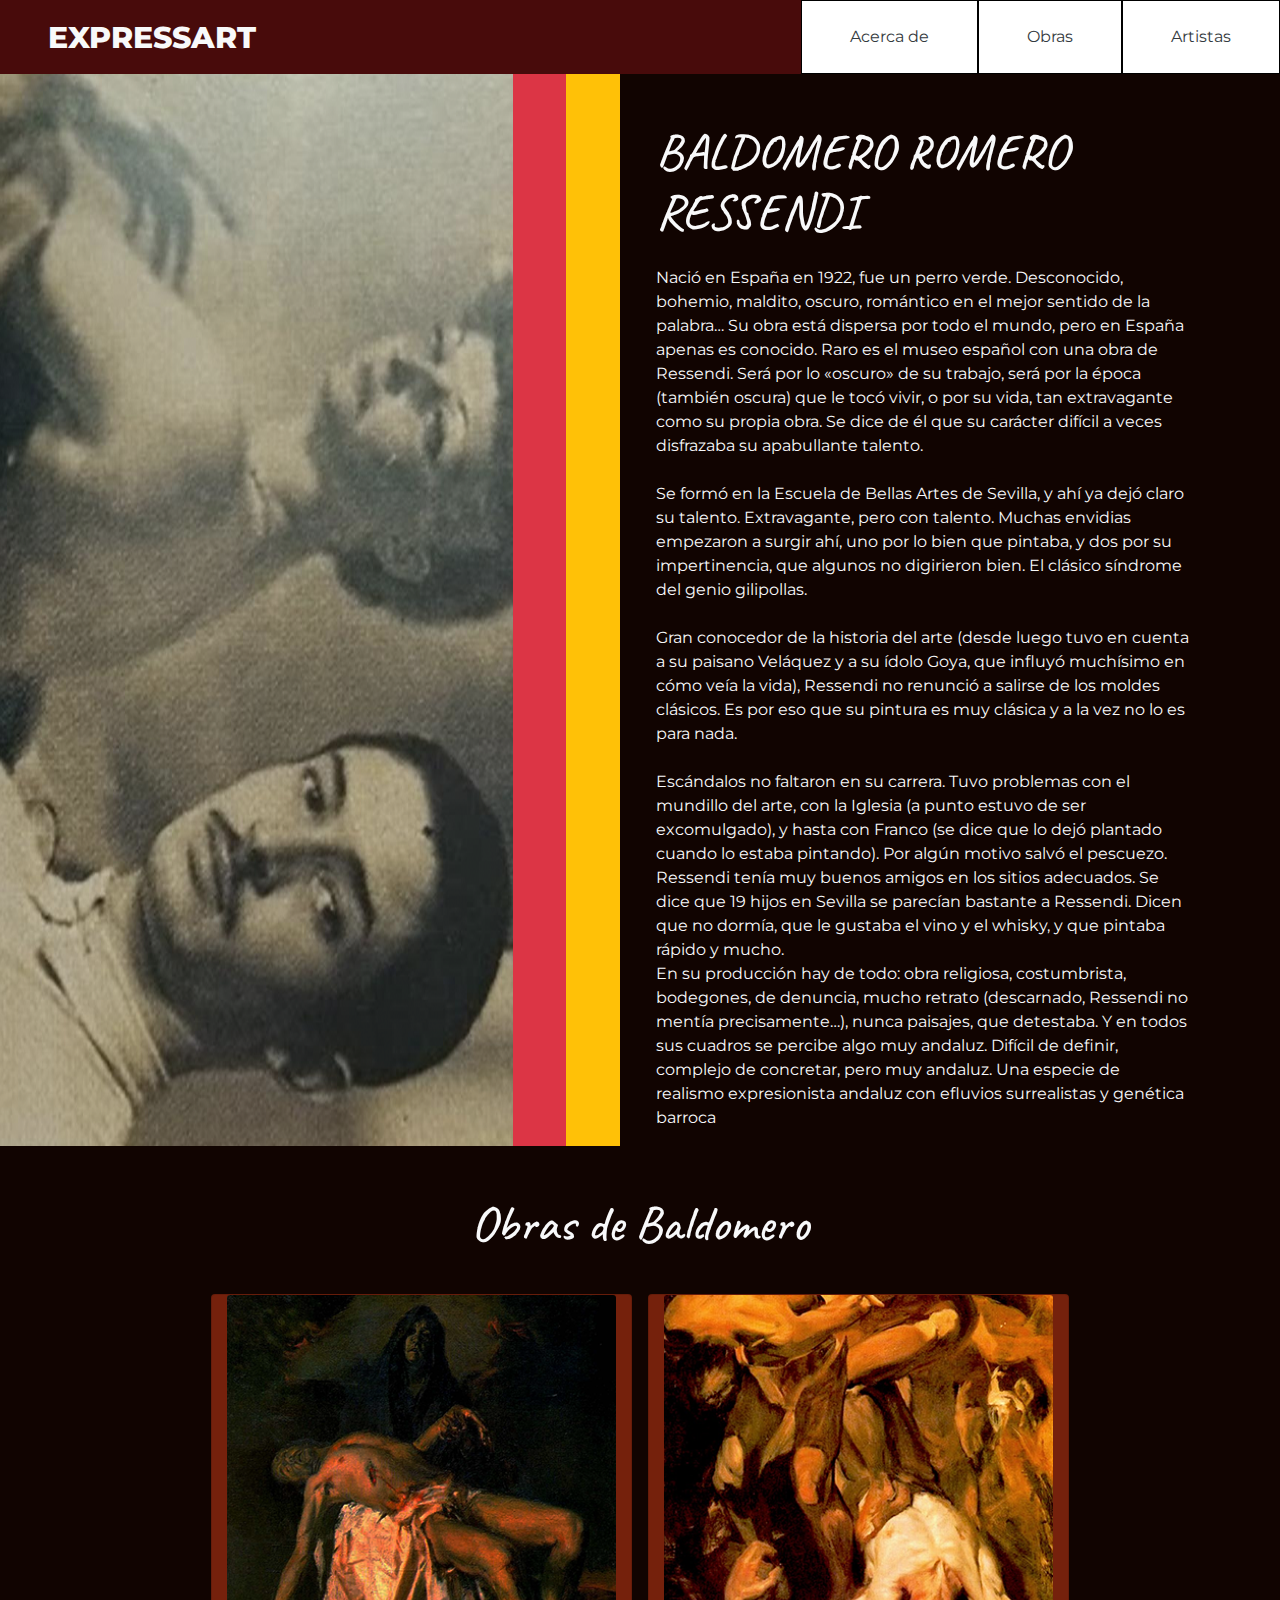
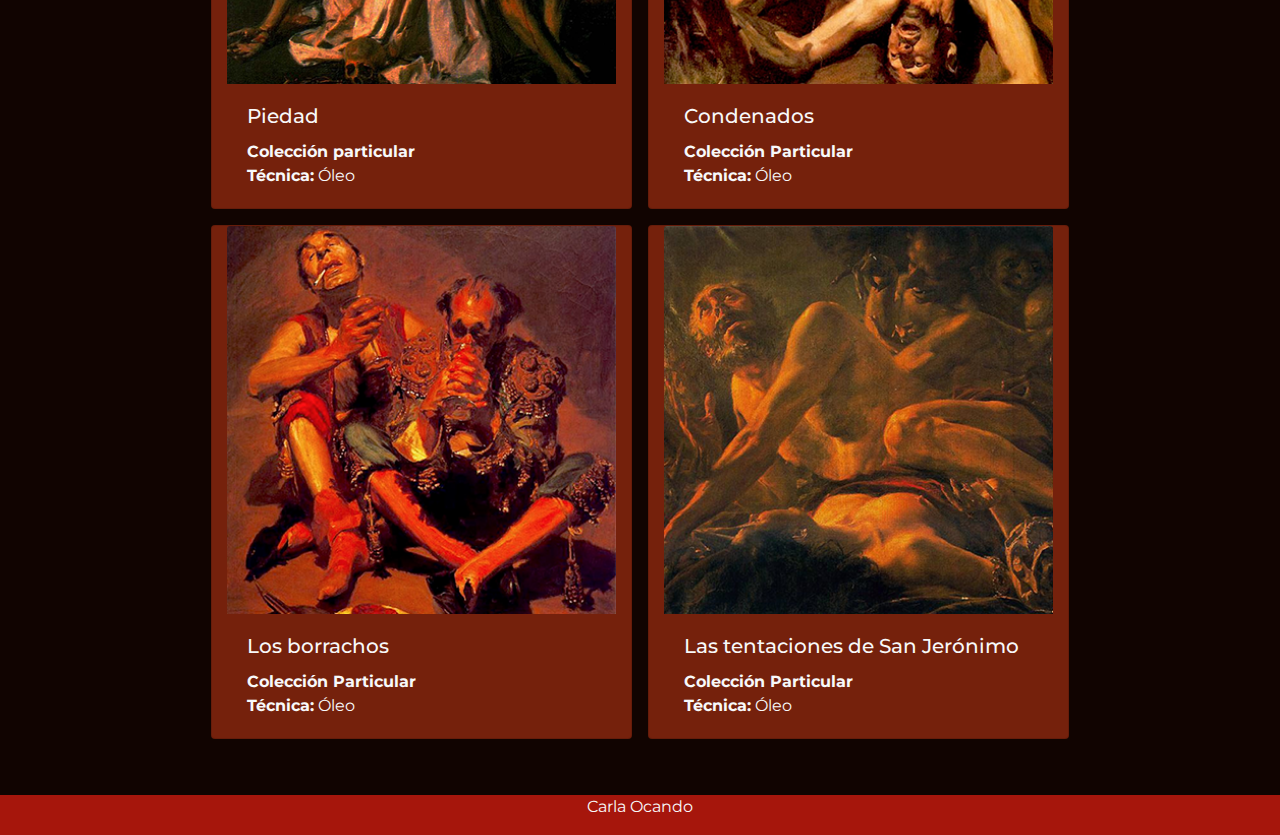
<file: subpaginas/baldomero.html>
<!DOCTYPE html>
<html lang="es">
<head>
    <meta charset="UTF-8">
    <meta http-equiv="X-UA-Compatible" content="IE=edge">
    <meta name="viewport" content="width=device-width, initial-scale=1.0">
    <link rel="stylesheet" href="https://cdn.jsdelivr.net/npm/bootstrap@4.0.0/dist/css/bootstrap.min.css" integrity="sha384-Gn5384xqQ1aoWXA+058RXPxPg6fy4IWvTNh0E263XmFcJlSAwiGgFAW/dAiS6JXm" crossorigin="anonymous">
    <link rel="stylesheet" href="../css/estilos.css">
    <title>Baldomero Romero</title>
    <link rel="preconnect" href="https://fonts.googleapis.com">
    <link rel="preconnect" href="https://fonts.gstatic.com" crossorigin>
    <link href="https://fonts.googleapis.com/css2?family=Caveat:wght@600;700&family=Montserrat:ital,wght@0,100;0,200;0,300;0,400;0,500;0,600;0,700;0,800;1,400&display=swap" rel="stylesheet">
</head>
<body class="baldomero text-light">
    <header>
      <nav class="navbar navbar-expand-lg  p-0">
        <a class="navbar-brand pl-5 text-light expressart" href="../index.html">EXPRESSART</a>
        <button class="navbar-toggler" type="button" data-toggle="collapse" data-target="#navbarNav" aria-controls="navbarNav" aria-expanded="false" aria-label="Toggle navigation">
          <span class="navbar-toggler-icon"></span>
        </button>
        <div class="collapse navbar-collapse justify-content-end" id="navbarNav">
          <ul class="navbar-nav">
            <li class=" navitem">
              <a class="nav-link text-dark  p-4 px-5" href="../subpaginas/acercade.html">Acerca de  <span class="sr-only">(current)</span></a>
            </li>
            <li class="navitem">
              <a class="nav-link text-dark p-4 px-5" href="../subpaginas/obras.html">Obras</a>
            </li>
            <li class="navitem">
              <a class="nav-link text-dark p-4 px-5" href="../subpaginas/artistas.html">Artistas</a>
            </li>
          </ul>
        </div>
      </nav>
</header>

<div class="container-fluid d-flex row p-0 m-0">
<!-- Imagen de artista -->
    <div class="container col-6 m-0 p-0 row">
    <img src="../img/baldomero.PNG" class="">
    <div class="h-100 w-100 bg-danger col-1" >
    </div>
    <div class="h-100 w-100 bg-warning col-1" >
    </div>
    </div>
<!-- Bipgrafia del artista-->
    <div class="container col-5 ml-3 m-0 p-0 mt-5 caveat">
        <h2>BALDOMERO ROMERO RESSENDI</h2>
        <p class="mt-4">Nació en España en 1922, fue un perro verde. Desconocido, bohemio, maldito, oscuro, romántico en el mejor sentido de la palabra… Su obra está dispersa por todo el mundo, pero en España apenas es conocido. Raro es el museo español con una obra de Ressendi. Será por lo «oscuro» de su trabajo, será por la época (también oscura) que le tocó vivir, o por su vida, tan extravagante como su propia obra. Se dice de él que su carácter difícil a veces disfrazaba su apabullante talento.</p>
       
        <p class="mt-4">Se formó en la Escuela de Bellas Artes de Sevilla, y ahí ya dejó claro su talento. Extravagante, pero con talento. Muchas envidias empezaron a surgir ahí, uno por lo bien que pintaba, y dos por su impertinencia, que algunos no digirieron bien. El clásico síndrome del genio gilipollas.</p>
        <p class="mt-4">Gran conocedor de la historia del arte (desde luego tuvo en cuenta a su paisano Veláquez y a su ídolo Goya, que influyó muchísimo en cómo veía la vida), Ressendi no renunció a salirse de los moldes clásicos. Es por eso que su pintura es muy clásica y a la vez no lo es para nada.</p>
        <p class="mt-4">Escándalos no faltaron en su carrera. Tuvo problemas con el mundillo del arte, con la Iglesia (a punto estuvo de ser excomulgado), y hasta con Franco (se dice que lo dejó plantado cuando lo estaba pintando). Por algún motivo salvó el pescuezo. Ressendi tenía muy buenos amigos en los sitios adecuados. Se dice que 19 hijos en Sevilla se parecían bastante a Ressendi. Dicen que no dormía, que le gustaba el vino y el whisky, y que pintaba rápido y mucho.<br>
        En su producción hay de todo: obra religiosa, costumbrista, bodegones, de denuncia, mucho retrato (descarnado, Ressendi no mentía precisamente…), nunca paisajes, que detestaba. Y en todos sus cuadros se percibe algo muy andaluz. Difícil de definir, complejo de concretar, pero muy andaluz. Una especie de realismo expresionista andaluz con efluvios surrealistas y genética barroca</p>
    </div>
</div>


<!-- OBRAS CARDS-->
<div class="container-fluid mt-5">
  <div class="container text-center caveat">
  <h2>Obras de Baldomero</h2>
  </div>
</div>

<div class="card-group p-4 " >
  <div class="row justify-content-center">
   <div class="card m-2 col-lg-4 col-sm-11 bg-rojo">
     <img class="card-img-top image" src="../img/obra7.PNG" >
     <div class="card-body">
       <h5 class="card-title">Piedad
       </h5>
       <p class="card-text">
        <strong>Colección particular</strong><br>
        <strong>Técnica:</strong> Óleo </p>
     </div>
   </div>
   
   <div class="card m-2 col-lg-4 col-sm-11 bg-rojo">
     <img class="card-img-top" src="../img/baldomero2.PNG" >
     <div class="card-body">
       <h5 class="card-title">Condenados</h5>
       <p class="card-text">
        <strong>Colección Particular</strong> <br>
        <strong>Técnica:</strong> Óleo 
       </p>
     </div>
   </div>

     <div class="card m-2 col-lg-4 col-sm-11 bg-rojo">
       <img class="card-img-top" src="../img/baldomero3.PNG" >
       <div class="card-body">
         <h5 class="card-title">Los borrachos</h5>
         <p class="card-text">
          <strong>Colección Particular</strong> <br>
          <strong>Técnica:</strong> Óleo 
         </p>
       </div>
     </div>

       <div class="card m-2 col-lg-4 col-sm-11 bg-rojo">
           <img class="card-img-top " src="../img/baldomero4.PNG" >
           <div class="card-body">
             <h5 class="card-title">Las tentaciones de San Jerónimo</h5>
            <p class="card-text">
              <strong>Colección Particular</strong> <br>
              <strong>Técnica:</strong> Óleo 
            </p>
           </div>
   </div>
</div>
</div>
 <!-- FOOTER-->
<footer>
  <div class="container-fluid mt-4">
    <div class="container d-flex justify-content-center">
      <p>Carla Ocando</p>
    </div>
  </div>
</footer>
</file>
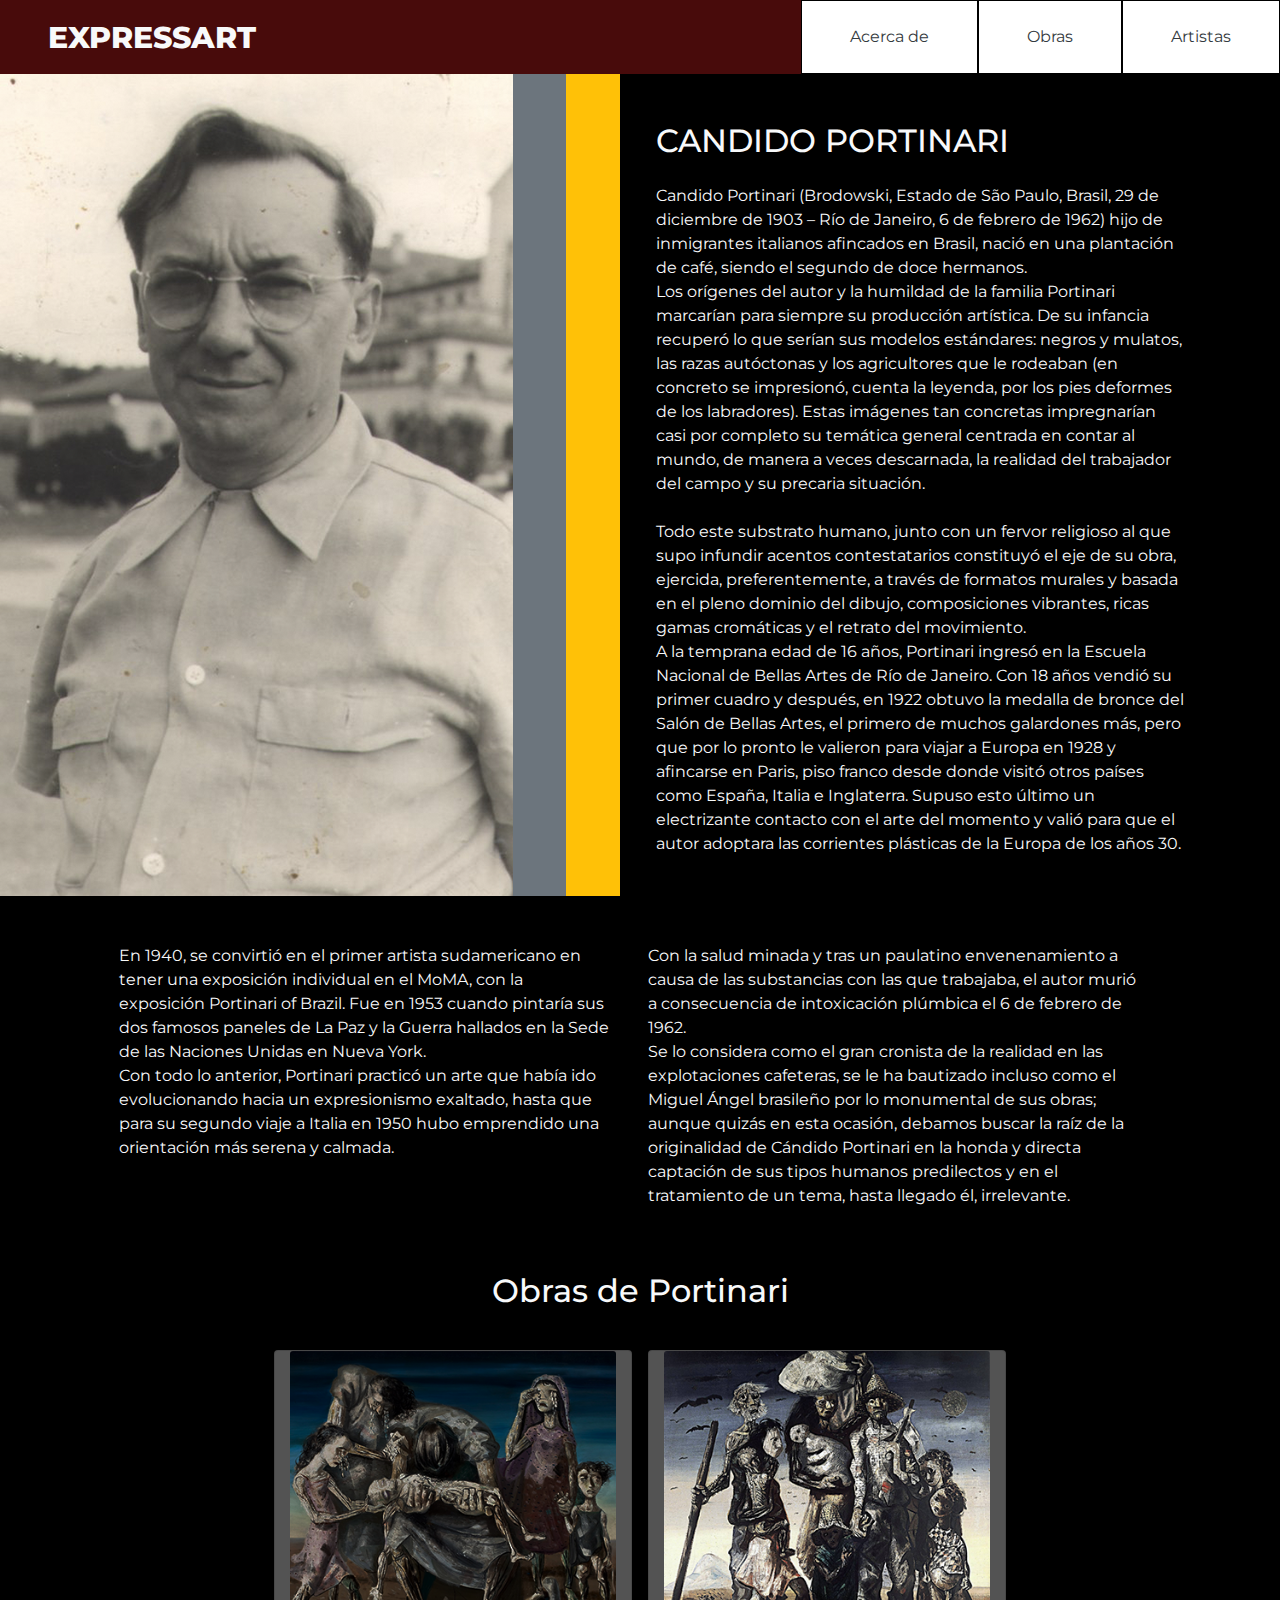
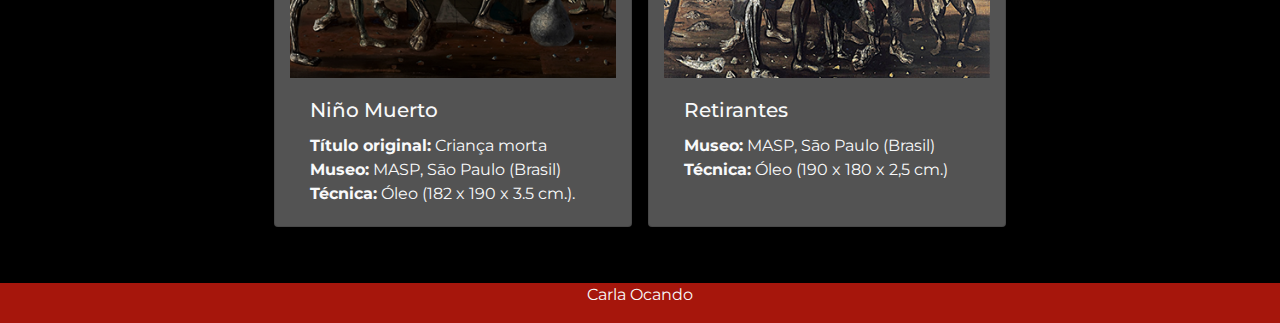
<file: subpaginas/candido.html>
<!DOCTYPE html>
<html lang="es">
<head>
    <meta charset="UTF-8">
    <meta http-equiv="X-UA-Compatible" content="IE=edge">
    <meta name="viewport" content="width=device-width, initial-scale=1.0">
    <link rel="stylesheet" href="https://cdn.jsdelivr.net/npm/bootstrap@4.0.0/dist/css/bootstrap.min.css" integrity="sha384-Gn5384xqQ1aoWXA+058RXPxPg6fy4IWvTNh0E263XmFcJlSAwiGgFAW/dAiS6JXm" crossorigin="anonymous">
    <link rel="stylesheet" href="../css/estilos.css">
    <title>Candido Portinari</title>
    <link rel="preconnect" href="https://fonts.googleapis.com">
    <link rel="preconnect" href="https://fonts.gstatic.com" crossorigin>
    <link href="https://fonts.googleapis.com/css2?family=Caveat:wght@600;700&family=Montserrat:ital,wght@0,100;0,200;0,300;0,400;0,500;0,600;0,700;0,800;1,400&display=swap" rel="stylesheet">
</head>
<body class="bg-negro text-light">
    <header>
      <nav class="navbar navbar-expand-lg  p-0">
        <a class="navbar-brand pl-5 text-light expressart" href="../index.html">EXPRESSART</a>
        <button class="navbar-toggler" type="button" data-toggle="collapse" data-target="#navbarNav" aria-controls="navbarNav" aria-expanded="false" aria-label="Toggle navigation">
          <span class="navbar-toggler-icon"></span>
        </button>
        <div class="collapse navbar-collapse justify-content-end" id="navbarNav">
          <ul class="navbar-nav">
            <li class=" navitem">
              <a class="nav-link text-dark  p-4 px-5" href="../subpaginas/acercade.html">Acerca de  <span class="sr-only">(current)</span></a>
            </li>
            <li class="navitem">
              <a class="nav-link text-dark p-4 px-5" href="../subpaginas/obras.html">Obras</a>
            </li>
            <li class="navitem">
              <a class="nav-link text-dark p-4 px-5" href="../subpaginas/artistas.html">Artistas</a>
            </li>
          </ul>
        </div>
      </nav>
</header>

<div class="container-fluid d-flex row p-0 m-0">
<!-- Imagen de artista -->
    <div class="container col-6 m-0 p-0 row ">
    <img src="../img/portinari.PNG" class="">
    <div class="h-100 w-100 bg-secondary col-1" >
    </div>
    <div class="h-100 w-100 bg-warning col-1" >
    </div>
    </div>
<!-- Bipgrafia del artista-->
    <div class="container col-5 ml-3 m-0 p-0 mt-5">
        <h2>CANDIDO PORTINARI</h2>
        <p class="mt-4">Candido Portinari​ (Brodowski, Estado de São Paulo, Brasil, 29 de diciembre de 1903 – Río de Janeiro, 6 de febrero de 1962) hijo de inmigrantes italianos afincados en Brasil, nació en una plantación de café, siendo el segundo de doce hermanos.<br>
        Los orígenes del autor y la humildad de la familia Portinari marcarían para siempre su producción artística. De su infancia recuperó lo que serían sus modelos estándares: negros y mulatos, las razas autóctonas y los agricultores que le rodeaban (en concreto se impresionó, cuenta la leyenda, por los pies deformes de los labradores). Estas imágenes tan concretas impregnarían casi por completo su temática general centrada en contar al mundo, de manera a veces descarnada, la realidad del trabajador del campo y su precaria situación.
        </p>
       
        <p class="mt-4">Todo este substrato humano, junto con un fervor religioso al que supo infundir acentos contestatarios constituyó el eje de su obra, ejercida, preferentemente, a través de formatos murales y basada en el pleno dominio del dibujo, composiciones vibrantes, ricas gamas cromáticas y el retrato del movimiento.<br>
        A la temprana edad de 16 años, Portinari ingresó en la Escuela Nacional de Bellas Artes de Río de Janeiro. Con 18 años vendió su primer cuadro y después, en 1922 obtuvo la medalla de bronce del Salón de Bellas Artes, el primero de muchos galardones más, pero que por lo pronto le valieron para viajar a Europa en 1928 y afincarse en Paris, piso franco desde donde visitó otros países como España, Italia e Inglaterra. Supuso esto último un electrizante contacto con el arte del momento y valió para que el autor adoptara las corrientes plásticas de la Europa de los años 30.
        </p>
        

    </div>
</div>



<div class="container-fluid mt-3 row mt-5 d-flex justify-content-center">
  <div class="container col-5 ml-2 mr-2">
    <p>En 1940, se convirtió en el primer artista sudamericano en tener una exposición individual en el MoMA, con la exposición Portinari of Brazil. Fue en 1953 cuando pintaría sus dos famosos paneles de La Paz y la Guerra hallados en la Sede de las Naciones Unidas en Nueva York.<br>
    Con todo lo anterior, Portinari practicó un arte que había ido evolucionando hacia un expresionismo exaltado, hasta que para su segundo viaje a Italia en 1950 hubo emprendido una orientación más serena y calmada.
        </p>
  </div>
  <div class="container col-5 ml-0 mr-0">
    <p >Con la salud minada y tras un paulatino envenenamiento a causa de las substancias con las que trabajaba, el autor murió a consecuencia de intoxicación plúmbica el 6 de febrero de 1962.<br>
    Se lo considera como el gran cronista de la realidad en las explotaciones cafeteras, se le ha bautizado incluso como el Miguel Ángel brasileño por lo monumental de sus obras; aunque quizás en esta ocasión, debamos buscar la raíz de la originalidad de Cándido Portinari en la honda y directa captación de sus tipos humanos predilectos y en el tratamiento de un tema, hasta llegado él, irrelevante.</p>
  </div>
</div>
<!-- OBRAS CARDS-->
<div class="container-fluid mt-5">
  <div class="container text-center">
  <h2>Obras de Portinari</h2>
  </div>
</div>

<div class="card-group p-4 d-flex justify-content-center" >
  <div class="row justify-content-center">
   <div class="card m-2 col-lg-5 col-sm-11 bg-gris">
     <img class="card-img-top image" src="../img/obra2.PNG" >
     <div class="card-body">
       <h5 class="card-title">Niño Muerto</h5>
       <p class="card-text">
        <strong>Título original:</strong> Criança morta <br>
        <strong>Museo:</strong> MASP, Sāo Paulo (Brasil)<br>
        <strong>Técnica:</strong> Óleo (182 x 190 x 3.5 cm.).</p>
     </div>
   </div>
   
   <div class="card m-2 col-lg-5 col-sm-11 bg-gris">
     <img class="card-img-top" src="../img/candido2.PNG" >
     <div class="card-body">
       <h5 class="card-title">Retirantes</h5>
       <p class="card-text">
        <strong>Museo:</strong> MASP, Sāo Paulo (Brasil)<br>
        <strong>Técnica:</strong> Óleo (190 x 180 x 2,5 cm.)
       </p>
     </div>
   </div>
</div>
</div>
 <!-- FOOTER-->
<footer>
  <div class="container-fluid mt-4">
    <div class="container d-flex justify-content-center">
      <p>Carla Ocando</p>
    </div>
  </div>
</footer>
</file>
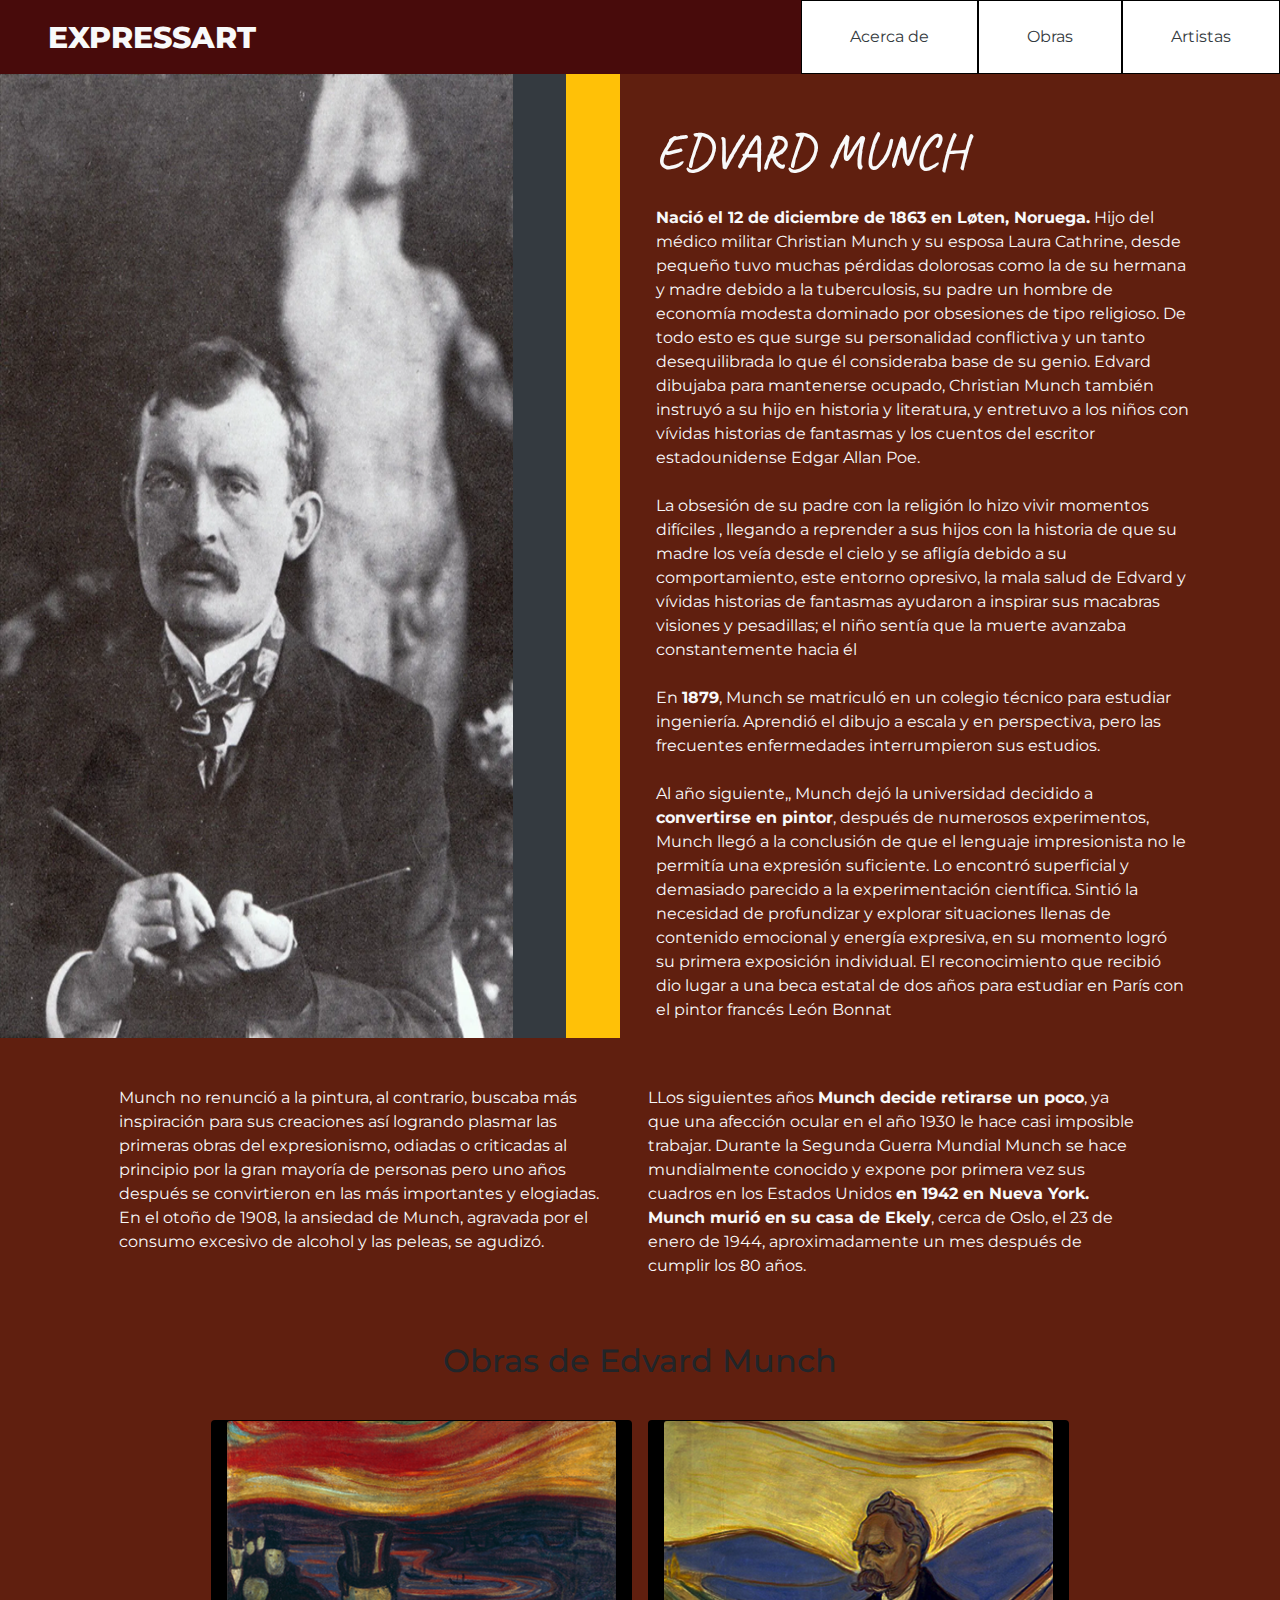
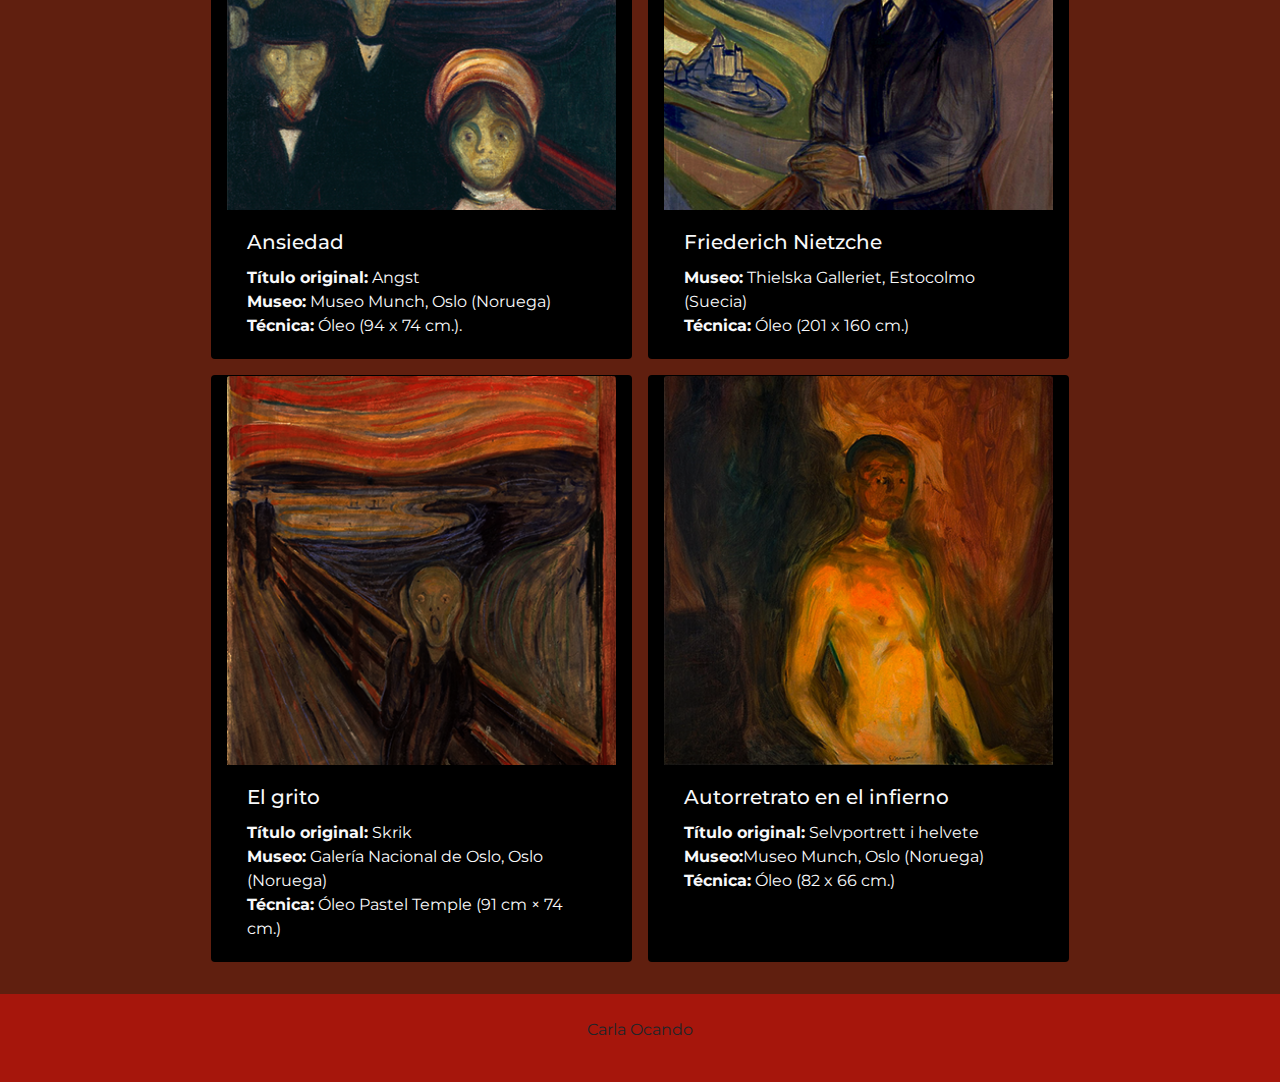
<file: subpaginas/edvardmunch.html>
<!DOCTYPE html>
<html lang="es">
<head>
    <meta charset="UTF-8">
    <meta http-equiv="X-UA-Compatible" content="IE=edge">
    <meta name="viewport" content="width=device-width, initial-scale=1.0">
    <link rel="stylesheet" href="https://cdn.jsdelivr.net/npm/bootstrap@4.0.0/dist/css/bootstrap.min.css" integrity="sha384-Gn5384xqQ1aoWXA+058RXPxPg6fy4IWvTNh0E263XmFcJlSAwiGgFAW/dAiS6JXm" crossorigin="anonymous">
    <link rel="stylesheet" href="../css/estilos.css">
    <title>Edvard Munch</title>
    <link rel="preconnect" href="https://fonts.googleapis.com">
    <link rel="preconnect" href="https://fonts.gstatic.com" crossorigin>
    <link href="https://fonts.googleapis.com/css2?family=Caveat:wght@600;700&family=Montserrat:ital,wght@0,100;0,200;0,300;0,400;0,500;0,600;0,700;0,800;1,400&display=swap" rel="stylesheet">
</head>
<body class="edvard">
    <header>
      <nav class="navbar navbar-expand-lg  p-0">
        <a class="navbar-brand pl-5 text-light expressart" href="../index.html">EXPRESSART</a>
        <button class="navbar-toggler" type="button" data-toggle="collapse" data-target="#navbarNav" aria-controls="navbarNav" aria-expanded="false" aria-label="Toggle navigation">
          <span class="navbar-toggler-icon"></span>
        </button>
        <div class="collapse navbar-collapse justify-content-end" id="navbarNav">
          <ul class="navbar-nav">
            <li class=" navitem">
              <a class="nav-link text-dark  p-4 px-5" href="../subpaginas/acercade.html">Acerca de  <span class="sr-only">(current)</span></a>
            </li>
            <li class="navitem">
              <a class="nav-link text-dark p-4 px-5" href="../subpaginas/obras.html">Obras</a>
            </li>
            <li class="navitem">
              <a class="nav-link text-dark p-4 px-5" href="../subpaginas/artistas.html">Artistas</a>
            </li>
          </ul>
        </div>
      </nav>
</header>

<div class="container-fluid d-flex row p-0 m-0">
<!-- Imagen de artista -->
    <div class="container col-6 m-0 p-0 row">
    <img src="../img/Edvard.PNG" class="">
    <div class="h-100 w-100 bg-dark col-1" >
    </div>
    <div class="h-100 w-100 bg-warning col-1" >
    </div>
    </div>
<!-- Bipgrafia del artista-->
    <div class="container col-5 ml-3 m-0 p-0 mt-5 caveat text-light">
        <h2 class="">EDVARD MUNCH</h2>
        <p class="mt-4"><strong>Nació el 12 de diciembre de 1863 en Løten, Noruega.</strong>  Hijo del médico militar Christian Munch y su esposa Laura Cathrine, desde pequeño tuvo muchas pérdidas dolorosas como la de su hermana y madre debido a la tuberculosis, su padre un hombre de economía modesta dominado por obsesiones de tipo religioso. De todo esto es que surge su personalidad conflictiva y un tanto desequilibrada lo que él consideraba base de su genio.  Edvard dibujaba para mantenerse ocupado, Christian Munch también instruyó a su hijo en historia y literatura, y entretuvo a los niños con vívidas historias de fantasmas y los cuentos del escritor estadounidense Edgar Allan Poe.</p>
       
        <p class="mt-4">La obsesión de su padre con la religión lo hizo vivir momentos difíciles , llegando a reprender a sus hijos con la historia de que su madre los veía desde el cielo y se afligía debido a su comportamiento, este entorno opresivo, la mala salud de Edvard y vívidas historias de fantasmas ayudaron a inspirar sus macabras visiones y pesadillas; el niño sentía que la muerte avanzaba constantemente hacia él</p>
        <p class="mt-4">En <strong>1879</strong>, Munch se matriculó en un colegio técnico para estudiar ingeniería. Aprendió el dibujo a escala y en perspectiva, pero las frecuentes enfermedades interrumpieron sus estudios.</p>
        <p class="mt-4">Al año siguiente,, Munch dejó la universidad decidido a <strong>convertirse en pintor</strong>, después de numerosos experimentos, Munch llegó a la conclusión de que el lenguaje impresionista no le permitía una expresión suficiente. Lo encontró superficial y demasiado parecido a la experimentación científica. Sintió la necesidad de profundizar y explorar situaciones llenas de contenido emocional y energía expresiva, en su momento logró su primera exposición individual. El reconocimiento que recibió dio lugar a una beca estatal de dos años para estudiar en París con el pintor francés León Bonnat</p>
    </div>
</div>



<div class="container-fluid mt-3 row mt-5 d-flex justify-content-center text-light">
  <div class="container col-5 ml-2 mr-2">
    <p>Munch no renunció a la pintura, al contrario, buscaba más inspiración para sus creaciones así logrando plasmar las primeras obras del expresionismo, odiadas o criticadas al principio por la gran mayoría de personas pero uno años después se convirtieron en las más importantes y elogiadas. En el otoño de 1908, la ansiedad de Munch, agravada por el consumo excesivo de alcohol y las peleas, se agudizó.</p>
  </div>
  <div class="container col-5 ml-0 mr-0">
    <p>LLos siguientes años <strong>Munch decide retirarse un poco</strong>, ya que una afección ocular en el año 1930 le hace casi imposible trabajar. Durante la Segunda Guerra Mundial Munch se hace mundialmente conocido y expone por primera vez sus cuadros en los Estados Unidos <strong>en 1942 en Nueva York. Munch murió en su casa de Ekely</strong>, cerca de Oslo, el 23 de enero de 1944, aproximadamente un mes después de cumplir los 80 años. </p>
  </div>
</div>
<!-- OBRAS CARDS-->
<div class="container-fluid mt-5">
  <div class="container text-center">
  <h2>Obras de Edvard Munch</h2>
  </div>
</div>

<div class="card-group p-4 text-light">
  <div class="row justify-content-center">
   <div class="card m-2 col-lg-4 col-sm-11 bg-negro">
     <img class="card-img-top image" src="../img/obra1.PNG" >
     <div class="card-body ">
       <h5 class="card-title">Ansiedad</h5>
       <p class="card-text">
        <strong>Título original:</strong> Angst <br>
        <strong>Museo:</strong> Museo Munch, Oslo (Noruega)<br>
        <strong>Técnica:</strong> Óleo (94 x 74 cm.).</p>
     </div>
   </div>
   
   <div class="card m-2 col-lg-4 col-sm-11 bg-negro">
     <img class="card-img-top" src="../img/obra3.PNG" >
     <div class="card-body">
       <h5 class="card-title">Friederich Nietzche</h5>
       <p class="card-text">
        <strong>Museo:</strong> Thielska Galleriet, Estocolmo (Suecia)<br>
        <strong>Técnica:</strong> Óleo (201 x 160 cm.)
       </p>
     </div>
   </div>

     <div class="card m-2 col-lg-4 col-sm-11 bg-negro">
       <img class="card-img-top" src="../img/obra5.PNG" >
       <div class="card-body">
         <h5 class="card-title">El grito</h5>
         <p class="card-text">
          <strong>Título original:</strong> Skrik<br>
          <strong>Museo:</strong> Galería Nacional de Oslo, Oslo (Noruega)<br>
          <strong>Técnica:</strong> Óleo Pastel Temple (91 cm × 74 cm.)
         </p>
       </div>
     </div>

       <div class="card m-2 col-lg-4 col-sm-11 bg-negro">
           <img class="card-img-top " src="../img/obra8.PNG" >
           <div class="card-body ">
             <h5 class="card-title">Autorretrato en el infierno</h5>
             <p class="card-text">
              <strong>Título original:</strong> Selvportrett i helvete<br>
              <strong>Museo:</strong>Museo Munch, Oslo (Noruega)<br>
              <strong>Técnica:</strong> Óleo (82 x 66 cm.)
             </p>
           </div>
   </div>
</div>
</div>
 <!-- FOOTER-->
<footer>
  <div class="container-fluid py-4">
    <div class="container d-flex justify-content-center">
      <p>Carla Ocando</p>
    </div>
  </div>
</footer>
</file>
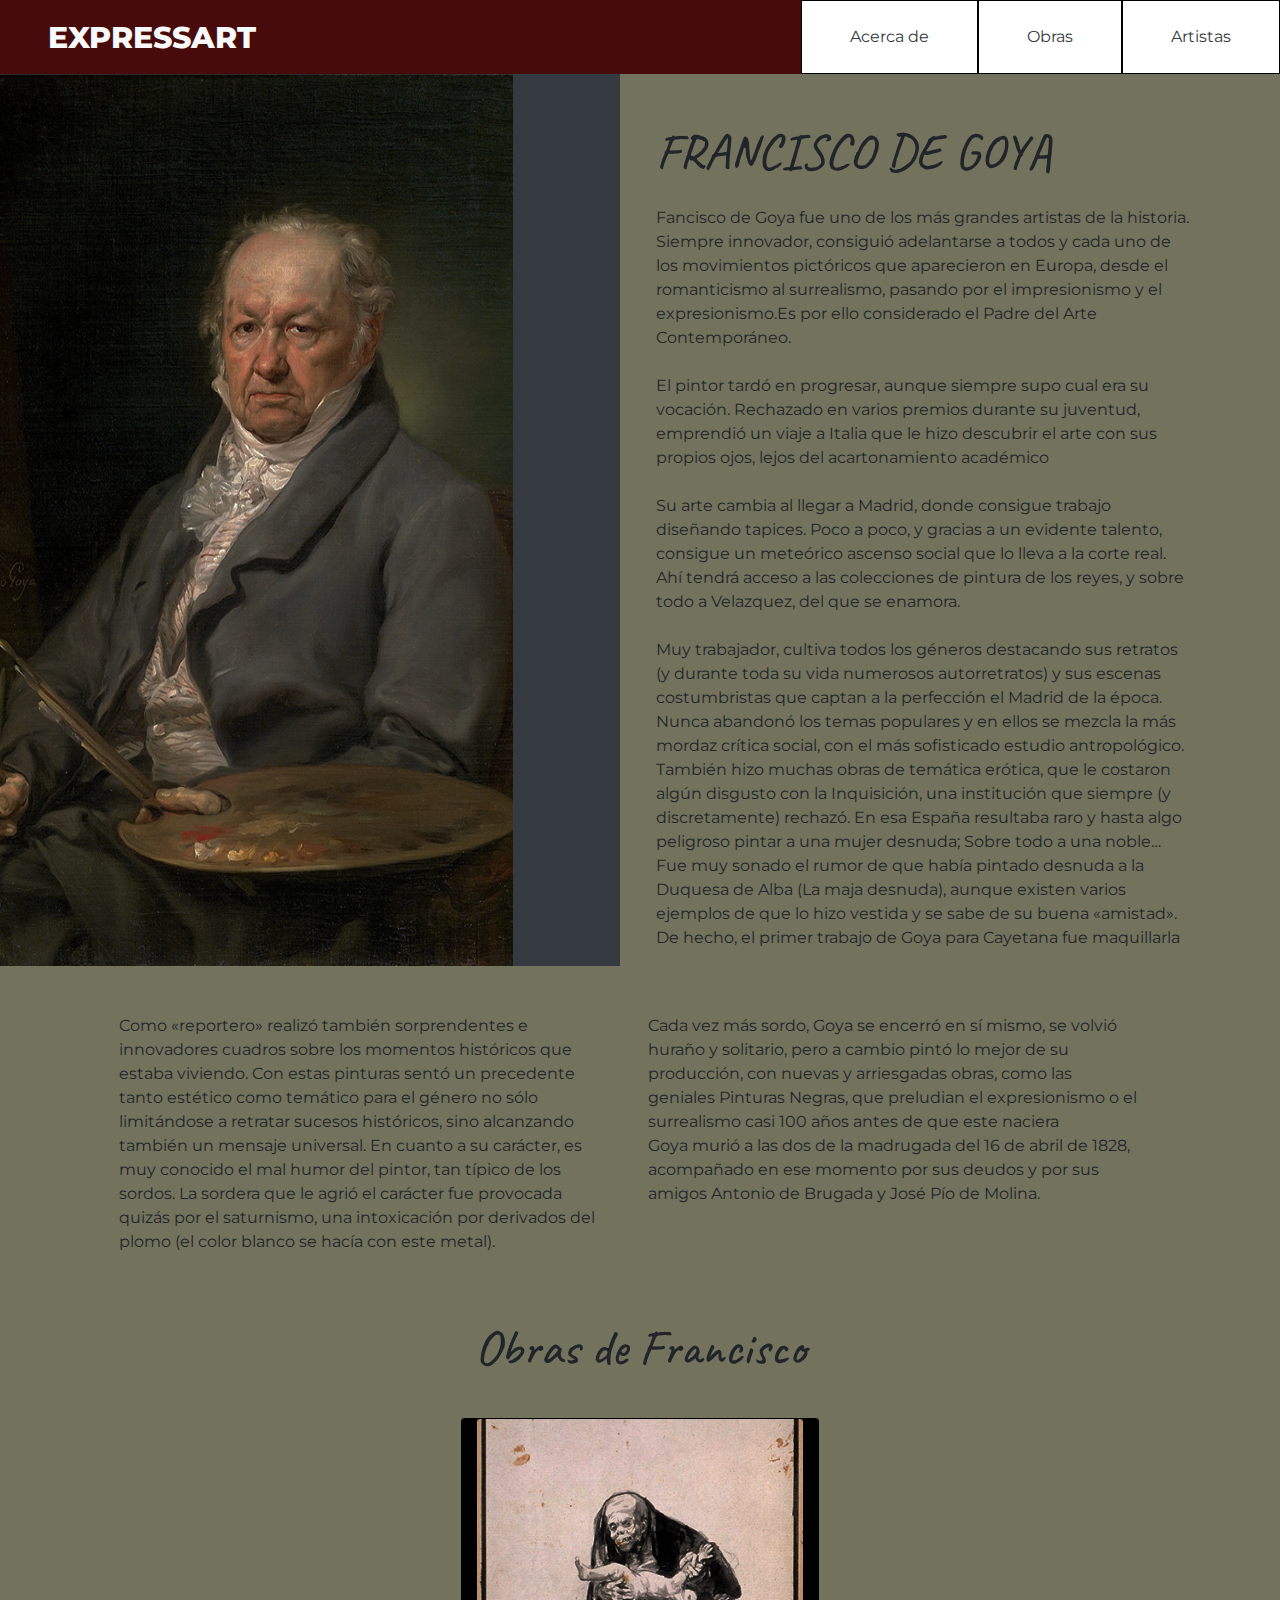
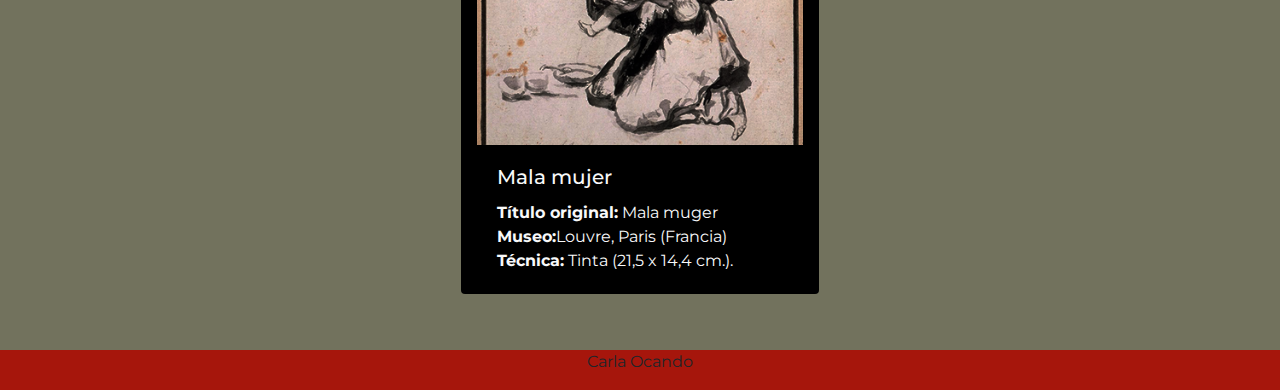
<file: subpaginas/franciscogoya.html>
<!DOCTYPE html>
<html lang="es">
<head>
    <meta charset="UTF-8">
    <meta http-equiv="X-UA-Compatible" content="IE=edge">
    <meta name="viewport" content="width=device-width, initial-scale=1.0">
    <link rel="stylesheet" href="https://cdn.jsdelivr.net/npm/bootstrap@4.0.0/dist/css/bootstrap.min.css" integrity="sha384-Gn5384xqQ1aoWXA+058RXPxPg6fy4IWvTNh0E263XmFcJlSAwiGgFAW/dAiS6JXm" crossorigin="anonymous">
    <link rel="stylesheet" href="../css/estilos.css">
    <title>Francisco Goya</title>
    <link rel="preconnect" href="https://fonts.googleapis.com">
    <link rel="preconnect" href="https://fonts.gstatic.com" crossorigin>
    <link href="https://fonts.googleapis.com/css2?family=Caveat:wght@600;700&family=Montserrat:ital,wght@0,100;0,200;0,300;0,400;0,500;0,600;0,700;0,800;1,400&display=swap" rel="stylesheet">
</head>
<body class="francisco">
    <header>
      <nav class="navbar navbar-expand-lg  p-0">
        <a class="navbar-brand pl-5 text-light expressart" href="../index.html">EXPRESSART</a>
        <button class="navbar-toggler" type="button" data-toggle="collapse" data-target="#navbarNav" aria-controls="navbarNav" aria-expanded="false" aria-label="Toggle navigation">
          <span class="navbar-toggler-icon"></span>
        </button>
        <div class="collapse navbar-collapse justify-content-end" id="navbarNav">
          <ul class="navbar-nav">
            <li class=" navitem">
              <a class="nav-link text-dark  p-4 px-5" href="../subpaginas/acercade.html">Acerca de  <span class="sr-only">(current)</span></a>
            </li>
            <li class="navitem">
              <a class="nav-link text-dark p-4 px-5" href="../subpaginas/obras.html">Obras</a>
            </li>
            <li class="navitem">
              <a class="nav-link text-dark p-4 px-5" href="../subpaginas/artistas.html">Artistas</a>
            </li>
          </ul>
        </div>
      </nav>
</header>

<div class="container-fluid d-flex row p-0 m-0">
<!-- Imagen de artista -->
    <div class="container col-6 m-0 p-0 row">
    <img src="../img/franciscogoya.PNG" class="">
    <div class="h-100 w-100 bg-dark col-1" >
    </div>
    <div class="h-100 w-100 bg-dark col-1" >
    </div>
    </div>
<!-- Bipgrafia del artista-->
    <div class="container col-5 ml-3 m-0 p-0 mt-5 caveat">
        <h2>FRANCISCO DE GOYA</h2>
        <p class="mt-4">Fancisco de Goya fue uno de los más grandes artistas de la historia. Siempre innovador, consiguió adelantarse a todos y cada uno de los movimientos pictóricos que aparecieron en Europa, desde el romanticismo al surrealismo, pasando por el impresionismo y el expresionismo.Es por ello considerado el Padre del Arte Contemporáneo.</p>
       
        <p class="mt-4">El pintor tardó en progresar, aunque siempre supo cual era su vocación. Rechazado en varios premios durante su juventud, emprendió un viaje a Italia que le hizo descubrir el arte con sus propios ojos, lejos del acartonamiento académico</p>

        <p class="mt-4">Su arte cambia al llegar a Madrid, donde consigue trabajo diseñando tapices. Poco a poco, y gracias a un evidente talento, consigue un meteórico ascenso social que lo lleva a la corte real. Ahí tendrá acceso a las colecciones de pintura de los reyes, y sobre todo a Velazquez, del que se enamora.
        </p>
        <p class="mt-4">Muy trabajador, cultiva todos los géneros destacando sus retratos (y durante toda su vida numerosos autorretratos) y sus escenas costumbristas que captan a la perfección el Madrid de la época. Nunca abandonó los temas populares y en ellos se mezcla la más mordaz crítica social, con el más sofisticado estudio antropológico. También hizo muchas obras de temática erótica, que le costaron algún disgusto con la Inquisición, una institución que siempre (y discretamente) rechazó. En esa España resultaba raro y hasta algo peligroso pintar a una mujer desnuda; Sobre todo a una noble… Fue muy sonado el rumor de que había pintado desnuda a la Duquesa de Alba (La maja desnuda), aunque existen varios ejemplos de que lo hizo vestida y se sabe de su buena «amistad». De hecho, el primer trabajo de Goya para Cayetana fue maquillarla </p>
    </div>
</div>



<div class="container-fluid mt-3 row mt-5 d-flex justify-content-center">
  <div class="container col-5 ml-2 mr-2">
    <p>Como «reportero» realizó también sorprendentes e innovadores cuadros sobre los momentos históricos que estaba viviendo. Con estas pinturas sentó un precedente tanto estético como temático para el género no sólo limitándose a retratar sucesos históricos, sino alcanzando también un mensaje universal.

    En cuanto a su carácter, es muy conocido el mal humor del pintor, tan típico de los sordos. La sordera que le agrió el carácter fue provocada quizás por el saturnismo, una intoxicación por derivados del plomo (el color blanco se hacía con este metal).</p>
  </div>
  <div class="container col-5 ml-0 mr-0">
    <p>Cada vez más sordo, Goya se encerró en sí mismo, se volvió huraño y solitario, pero a cambio pintó lo mejor de su producción, con nuevas y arriesgadas obras, como las geniales Pinturas Negras, que preludian el expresionismo o el surrealismo casi 100 años antes de que este naciera<br>
    Goya murió a las dos de la madrugada del 16 de abril de 1828, acompañado en ese momento por sus deudos y por sus amigos Antonio de Brugada y José Pío de Molina.</p>
  </div>
</div>
<!-- OBRAS CARDS-->
<div class="container-fluid mt-5">
  <div class="container text-center caveat">
  <h2>Obras de Francisco</h2>
  </div>
</div>

<div class="card-group p-4 d-flex justify-content-center text-light" >
  <div class="row justify-content-center">
   <div class="card m-2 col-lg-10 col-sm-11 bg-negro">
     <img class="card-img-top image" src="../img/obra4.PNG" >
     <div class="card-body">
       <h5 class="card-title">Mala mujer</h5>
       <p class="card-text">
        <strong>Título original:</strong> Mala muger<br>
        <strong>Museo:</strong>Louvre, Paris (Francia)<br>
        <strong>Técnica:</strong> Tinta (21,5 x 14,4 cm.).</p>
     </div>
   </div>
   


</div>
</div>
 <!-- FOOTER-->
<footer>
  <div class="container-fluid mt-4">
    <div class="container d-flex justify-content-center">
      <p>Carla Ocando</p>
    </div>
  </div>
</footer>
</file>
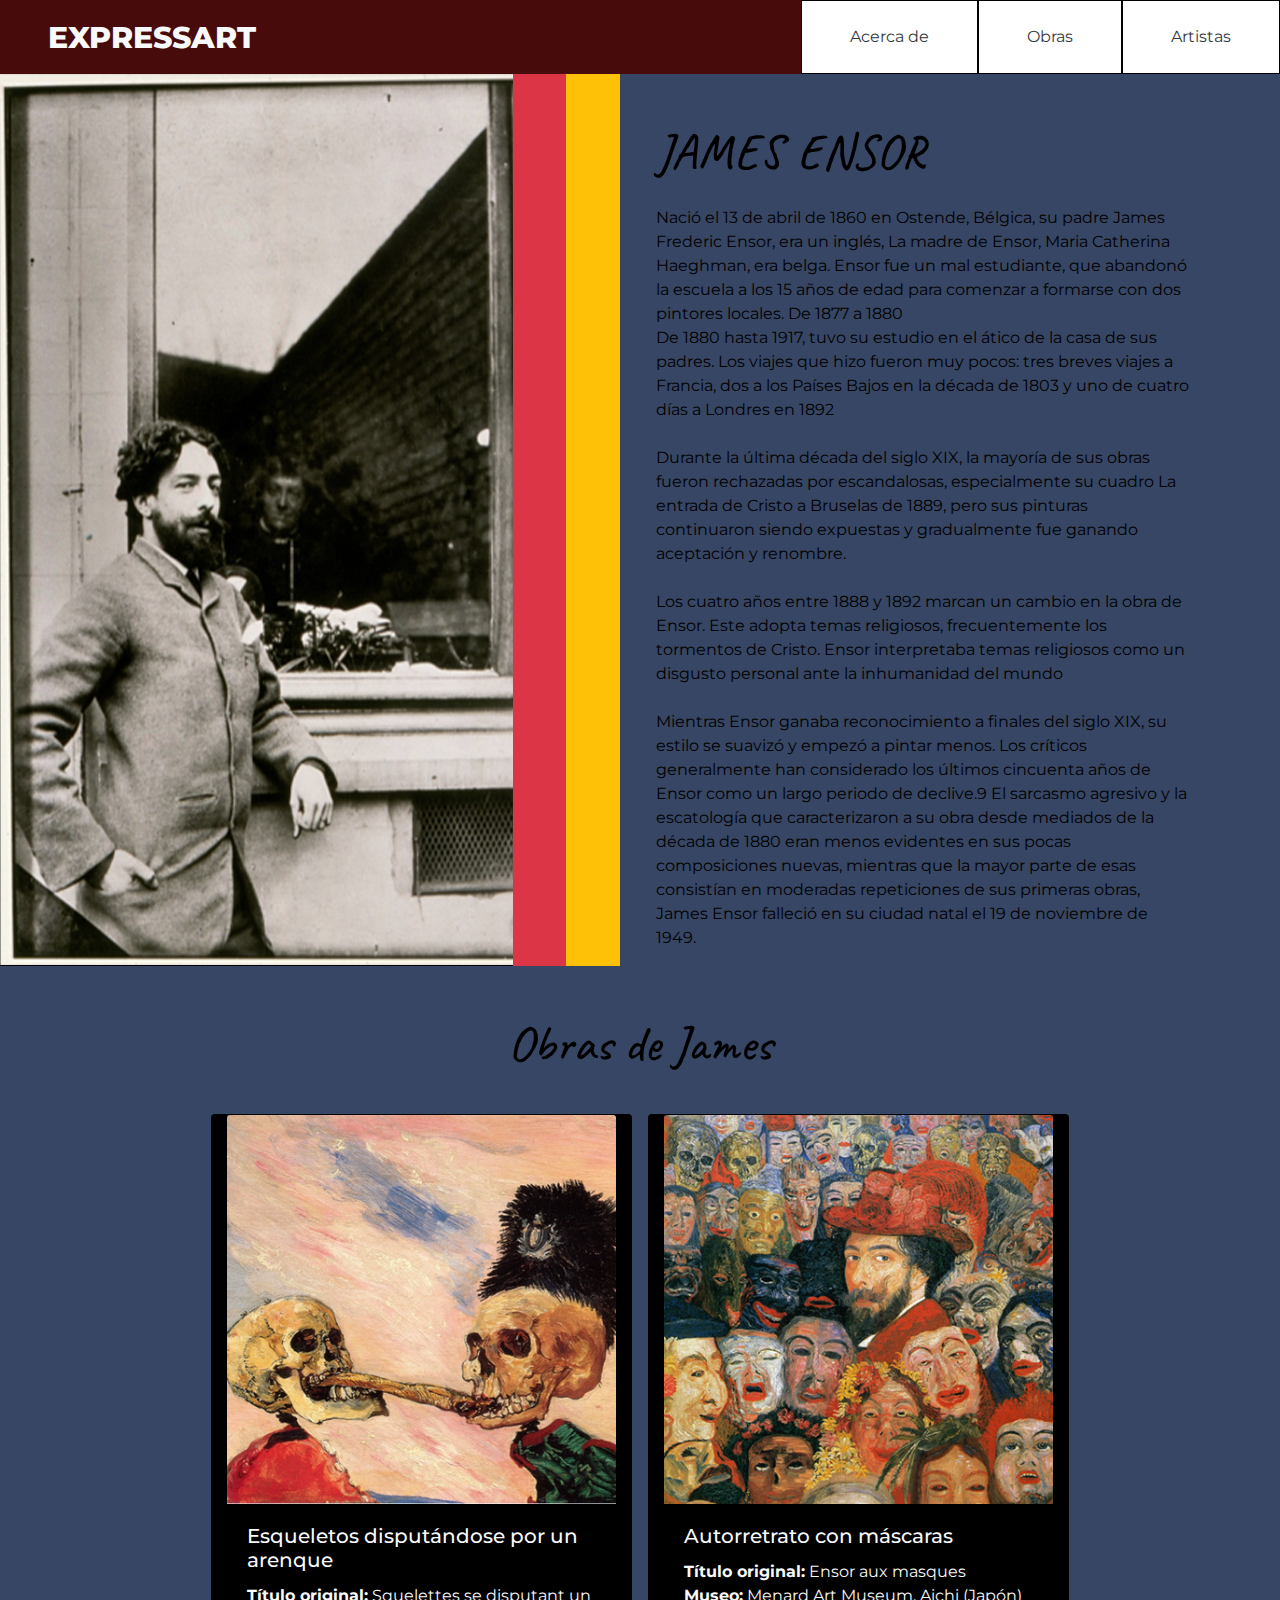
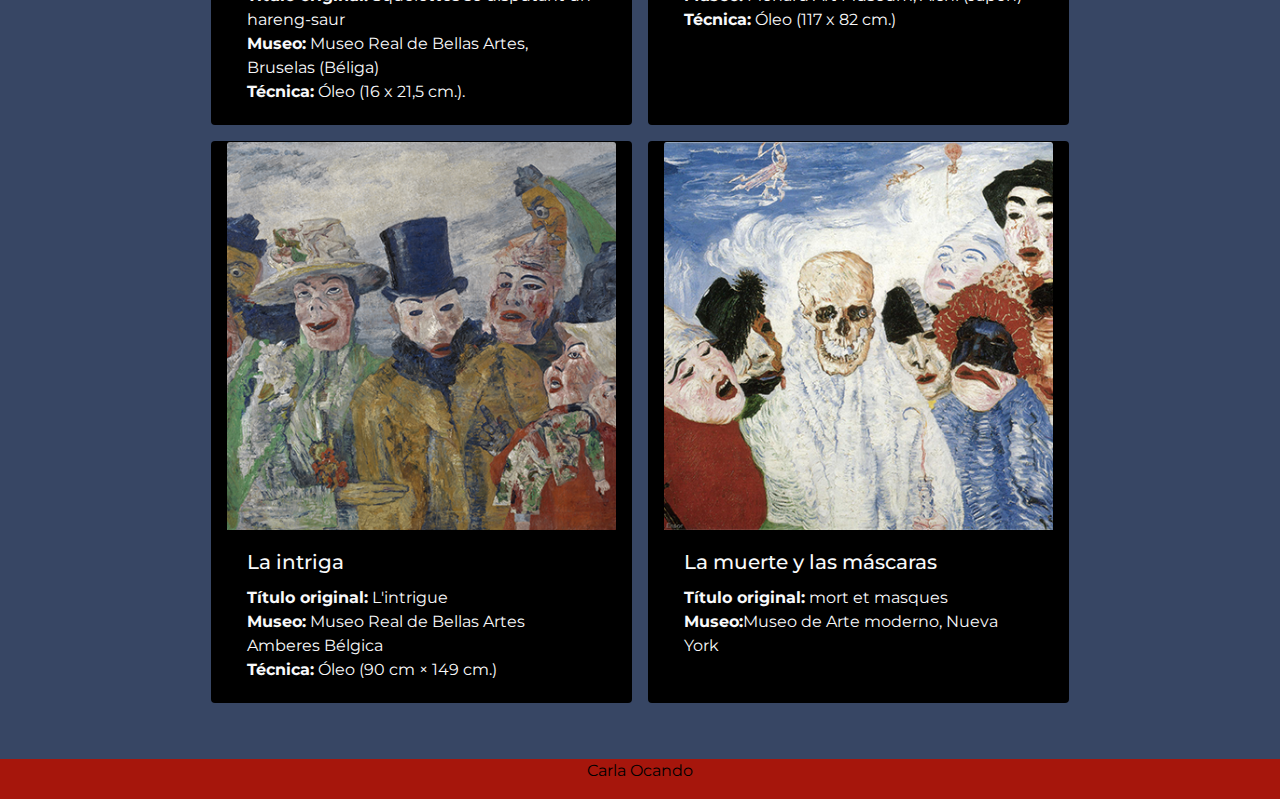
<file: subpaginas/james.html>
<!DOCTYPE html>
<html lang="es">
<head>
    <meta charset="UTF-8">
    <meta http-equiv="X-UA-Compatible" content="IE=edge">
    <meta name="viewport" content="width=device-width, initial-scale=1.0">
    <link rel="stylesheet" href="https://cdn.jsdelivr.net/npm/bootstrap@4.0.0/dist/css/bootstrap.min.css" integrity="sha384-Gn5384xqQ1aoWXA+058RXPxPg6fy4IWvTNh0E263XmFcJlSAwiGgFAW/dAiS6JXm" crossorigin="anonymous">
    <link rel="stylesheet" href="../css/estilos.css">
    <title>James Ensor</title>
    <link rel="preconnect" href="https://fonts.googleapis.com">
    <link rel="preconnect" href="https://fonts.gstatic.com" crossorigin>
    <link href="https://fonts.googleapis.com/css2?family=Caveat:wght@600;700&family=Montserrat:ital,wght@0,100;0,200;0,300;0,400;0,500;0,600;0,700;0,800;1,400&display=swap" rel="stylesheet">
</head>
<body class="bg-azul text-negro">
    <header>
      <nav class="navbar navbar-expand-lg  p-0">
        <a class="navbar-brand pl-5 text-light expressart" href="../index.html">EXPRESSART</a>
        <button class="navbar-toggler" type="button" data-toggle="collapse" data-target="#navbarNav" aria-controls="navbarNav" aria-expanded="false" aria-label="Toggle navigation">
          <span class="navbar-toggler-icon"></span>
        </button>
        <div class="collapse navbar-collapse justify-content-end" id="navbarNav">
          <ul class="navbar-nav">
            <li class=" navitem">
              <a class="nav-link text-dark  p-4 px-5" href="../subpaginas/acercade.html">Acerca de  <span class="sr-only">(current)</span></a>
            </li>
            <li class="navitem">
              <a class="nav-link text-dark p-4 px-5" href="../subpaginas/obras.html">Obras</a>
            </li>
            <li class="navitem">
              <a class="nav-link text-dark p-4 px-5" href="../subpaginas/artistas.html">Artistas</a>
            </li>
          </ul>
        </div>
      </nav>
</header>

<div class="container-fluid d-flex row p-0 m-0">
<!-- Imagen de artista -->
    <div class="container col-6 m-0 p-0 row">
    <img src="../img/jamesensor.PNG" class="">
    <div class="h-100 w-100 bg-danger col-1" >
    </div>
    <div class="h-100 w-100 bg-warning col-1" >
    </div>
    </div>
<!-- Bipgrafia del artista-->
    <div class="container col-5 ml-3 m-0 p-0 mt-5 caveat">
        <h2>JAMES ENSOR</h2>
        <p class="mt-4">Nació el 13 de abril de 1860 en Ostende, Bélgica, su padre James Frederic Ensor, era un inglés, La madre de Ensor, Maria Catherina Haeghman, era belga. Ensor fue un mal estudiante, que abandonó la escuela a los 15 años de edad para comenzar a formarse con dos pintores locales. De 1877 a 1880<br>
        De 1880 hasta 1917, tuvo su estudio en el ático de la casa de sus padres. Los viajes que hizo fueron muy pocos: tres breves viajes a Francia, dos a los Países Bajos en la década de 1803​ y uno de cuatro días a Londres en 1892
        </p>
       
        <p class="mt-4">Durante la última década del siglo XIX, la mayoría de sus obras fueron rechazadas por escandalosas, especialmente su cuadro La entrada de Cristo a Bruselas de 1889, pero sus pinturas continuaron siendo expuestas y gradualmente fue ganando aceptación y renombre.
        </p>
        <p class="mt-4">Los cuatro años entre 1888 y 1892 marcan un cambio en la obra de Ensor. Este adopta temas religiosos, frecuentemente los tormentos de Cristo.​ Ensor interpretaba temas religiosos como un disgusto personal ante la inhumanidad del mundo</p>
        <p class="mt-4">Mientras Ensor ganaba reconocimiento a finales del siglo XIX, su estilo se suavizó y empezó a pintar menos. Los críticos generalmente han considerado los últimos cincuenta años de Ensor como un largo periodo de declive.9​ El sarcasmo agresivo y la escatología que caracterizaron a su obra desde mediados de la década de 1880 eran menos evidentes en sus pocas composiciones nuevas, mientras que la mayor parte de esas consistían en moderadas repeticiones de sus primeras obras, James Ensor falleció en su ciudad natal el 19 de noviembre de 1949.
        </p>
    </div>
</div>




<!-- OBRAS CARDS-->
<div class="container-fluid mt-5">
  <div class="container text-center caveat">
  <h2>Obras de James</h2>
  </div>
</div>

<div class="card-group p-4 " >
  <div class="row justify-content-center">
   <div class="card m-2 col-lg-4 col-sm-11 bg-negro text-light">
     <img class="card-img-top image" src="../img/james1.PNG" >
     <div class="card-body">
       <h5 class="card-title">Esqueletos disputándose por un arenque</h5>
       <p class="card-text">
        <strong>Título original:</strong> Squelettes se disputant un hareng-saur <br>
        <strong>Museo:</strong> Museo Real de Bellas Artes, Bruselas (Béliga)<br>
        <strong>Técnica:</strong> Óleo (16 x 21,5 cm.).</p>
     </div>
   </div>
   
   <div class="card m-2 col-lg-4 col-sm-11 bg-negro text-light">
     <img class="card-img-top" src="../img/james2.PNG" >
     <div class="card-body">
       <h5 class="card-title">Autorretrato con máscaras</h5>
       <p class="card-text">
        <strong>Título original:</strong> Ensor aux masques <br>
        <strong>Museo:</strong> Menard Art Museum, Aichi (Japón)<br>
        <strong>Técnica:</strong> Óleo (117 x 82 cm.)
       </p>
     </div>
   </div>

     <div class="card m-2 col-lg-4 col-sm-11 text-light bg-negro">
       <img class="card-img-top" src="../img/james3.PNG" >
       <div class="card-body">
         <h5 class="card-title">La intriga</h5>
         <p class="card-text">
          <strong>Título original:</strong> L'intrigue<br>
          <strong>Museo:</strong> Museo Real de Bellas Artes Amberes Bélgica<br>
          <strong>Técnica:</strong> Óleo  (90 cm × 149 cm.)
         </p>
       </div>
     </div>

       <div class="card m-2 col-lg-4 col-sm-11 bg-negro text-light">
           <img class="card-img-top " src="../img/james4.PNG" >
           <div class="card-body">
             <h5 class="card-title">La muerte y las máscaras</h5>
             <p class="card-text">
              <strong>Título original:</strong> mort et masques<br>
              <strong>Museo:</strong>Museo de Arte moderno, Nueva York<br>
             </p>
           </div>
   </div>
</div>
</div>
 <!-- FOOTER-->
<footer>
  <div class="container-fluid mt-4">
    <div class="container d-flex justify-content-center">
      <p>Carla Ocando</p>
    </div>
  </div>
</footer>
</file>
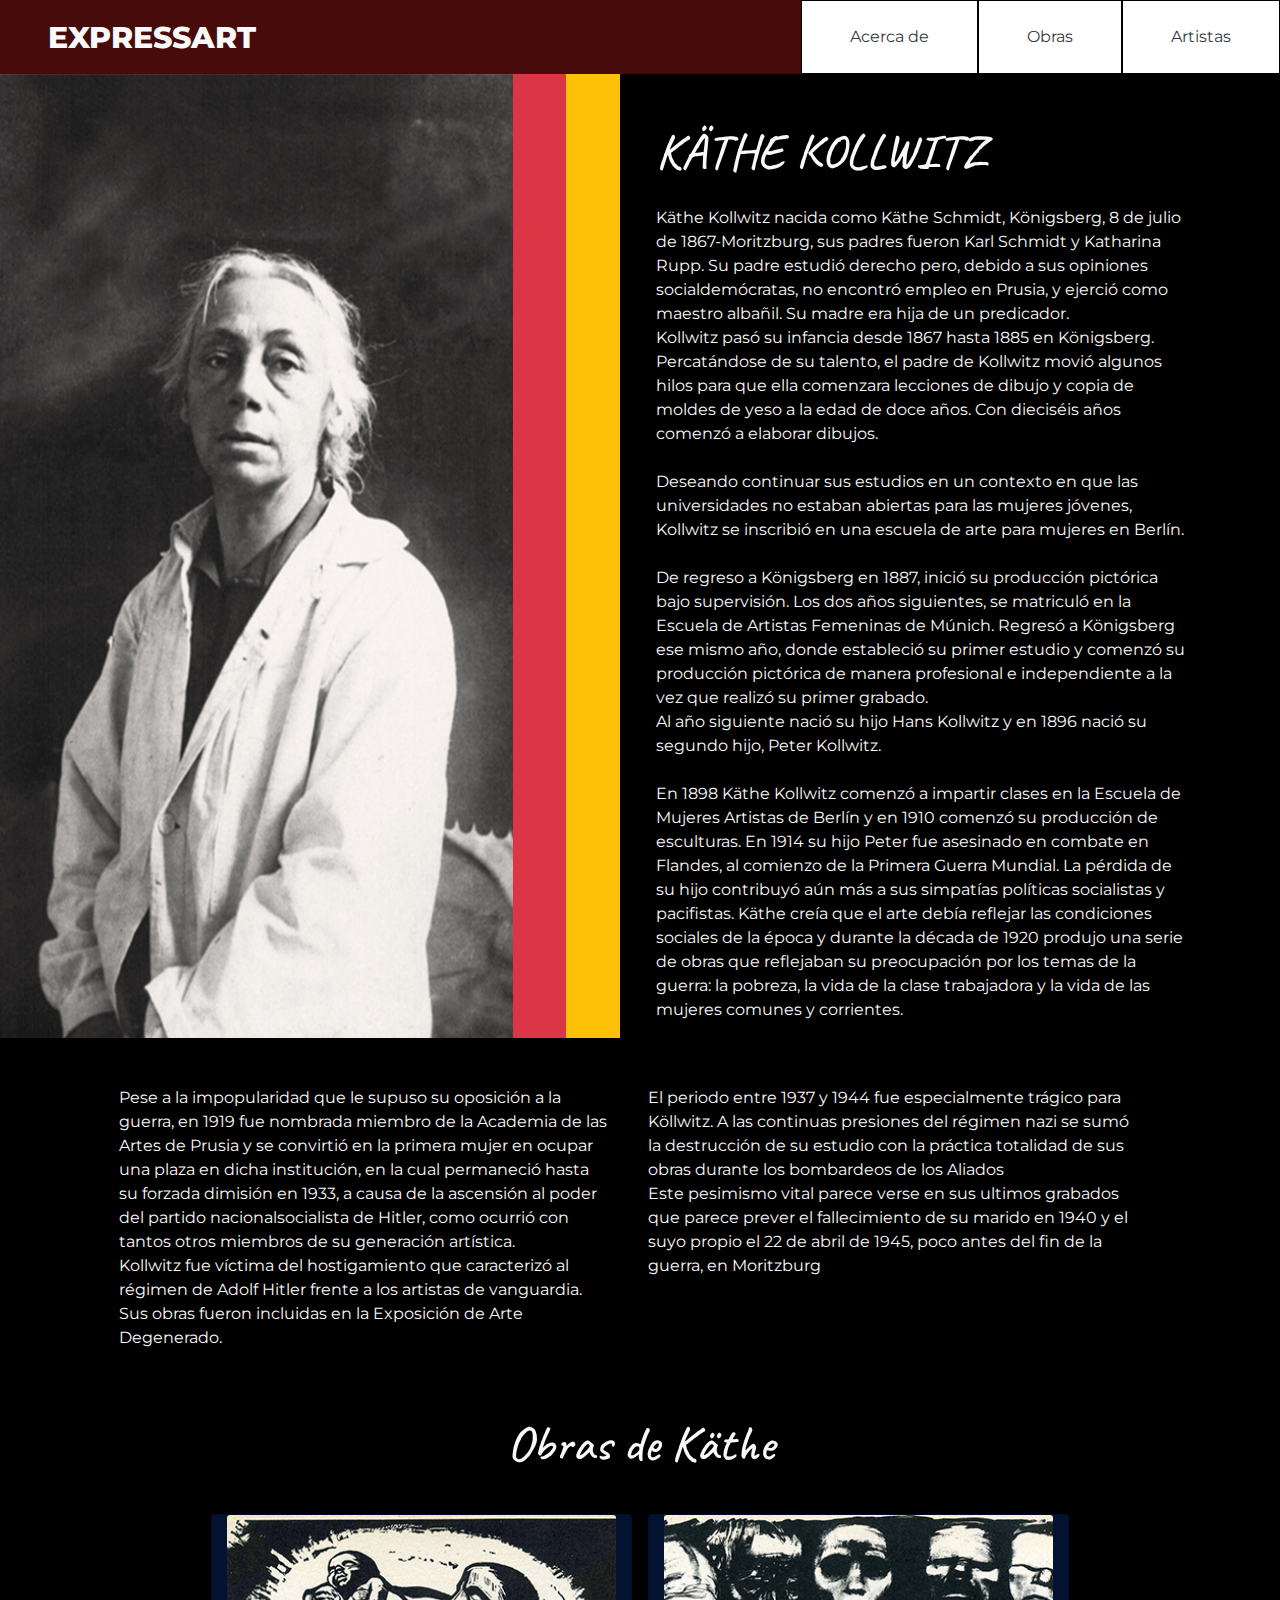
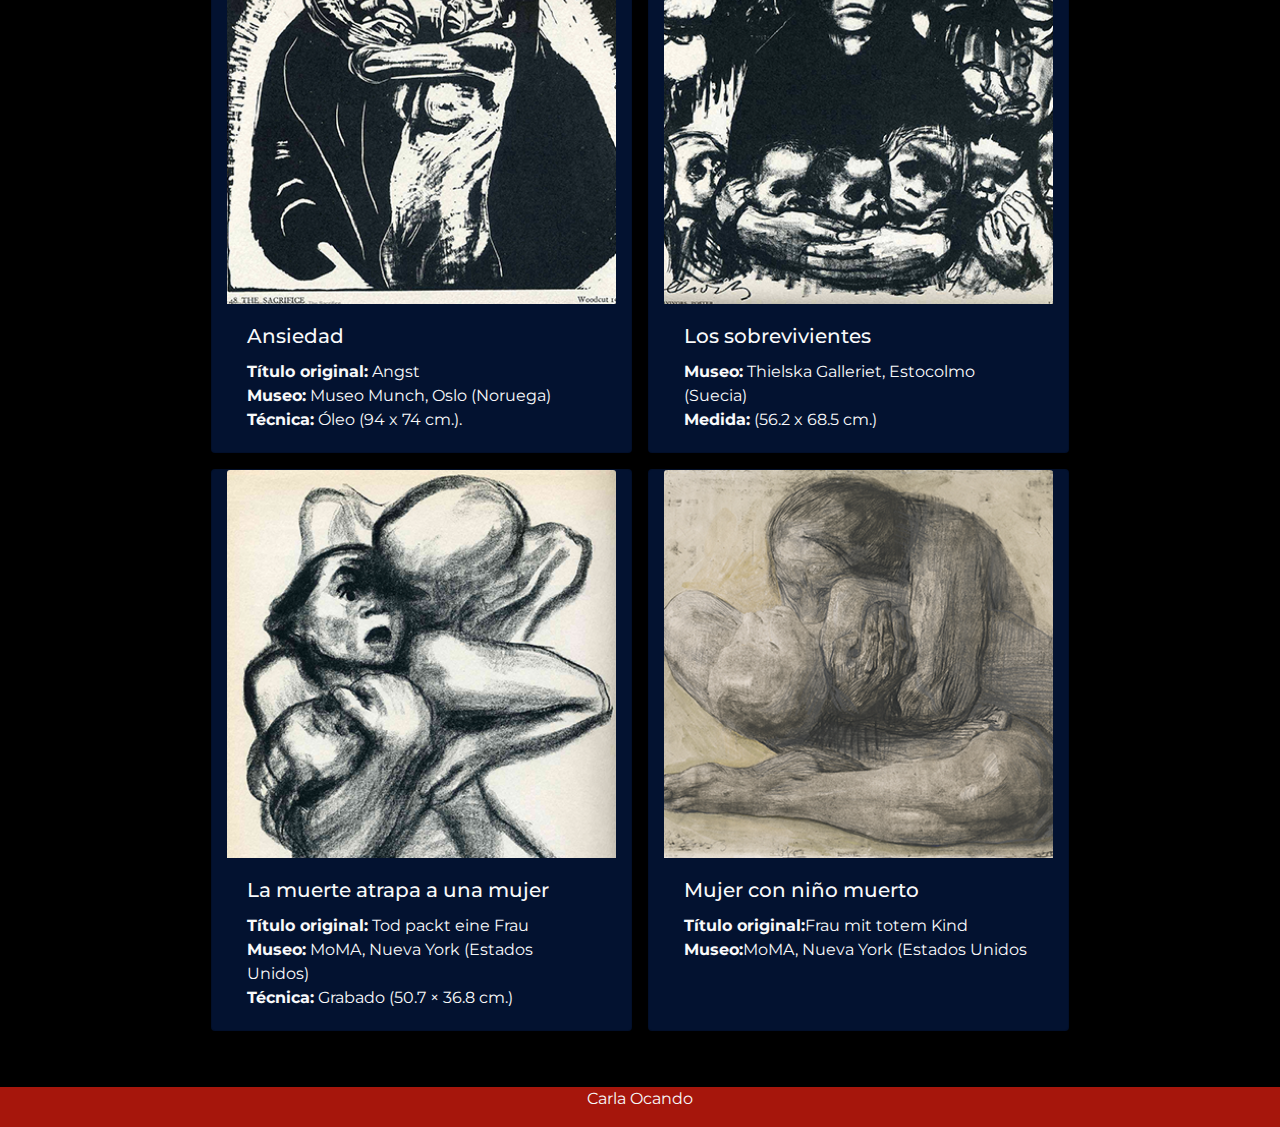
<file: subpaginas/kathe.html>
<!DOCTYPE html>
<html lang="es">
<head>
    <meta charset="UTF-8">
    <meta http-equiv="X-UA-Compatible" content="IE=edge">
    <meta name="viewport" content="width=device-width, initial-scale=1.0">
    <link rel="stylesheet" href="https://cdn.jsdelivr.net/npm/bootstrap@4.0.0/dist/css/bootstrap.min.css" integrity="sha384-Gn5384xqQ1aoWXA+058RXPxPg6fy4IWvTNh0E263XmFcJlSAwiGgFAW/dAiS6JXm" crossorigin="anonymous">
    <link rel="stylesheet" href="../css/estilos.css">
    <title>Kathe Kollwitz</title>
    <link rel="preconnect" href="https://fonts.googleapis.com">
    <link rel="preconnect" href="https://fonts.gstatic.com" crossorigin>
    <link href="https://fonts.googleapis.com/css2?family=Caveat:wght@600;700&family=Montserrat:ital,wght@0,100;0,200;0,300;0,400;0,500;0,600;0,700;0,800;1,400&display=swap" rel="stylesheet">
</head>
<body class="bg-negro text-light">
    <header>
      <nav class="navbar navbar-expand-lg  p-0">
        <a class="navbar-brand pl-5 text-light expressart" href="../index.html">EXPRESSART</a>
        <button class="navbar-toggler" type="button" data-toggle="collapse" data-target="#navbarNav" aria-controls="navbarNav" aria-expanded="false" aria-label="Toggle navigation">
          <span class="navbar-toggler-icon"></span>
        </button>
        <div class="collapse navbar-collapse justify-content-end" id="navbarNav">
          <ul class="navbar-nav">
            <li class=" navitem">
              <a class="nav-link text-dark  p-4 px-5" href="../subpaginas/acercade.html">Acerca de  <span class="sr-only">(current)</span></a>
            </li>
            <li class="navitem">
              <a class="nav-link text-dark p-4 px-5" href="../subpaginas/obras.html">Obras</a>
            </li>
            <li class="navitem">
              <a class="nav-link text-dark p-4 px-5" href="../subpaginas/artistas.html">Artistas</a>
            </li>
          </ul>
        </div>
      </nav>
</header>

<div class="container-fluid d-flex row p-0 m-0">
<!-- Imagen de artista -->
    <div class="container col-6 m-0 p-0 row">
    <img src="../img/kathe.PNG" class="">
    <div class="h-100 w-100 bg-danger col-1" >
    </div>
    <div class="h-100 w-100 bg-warning col-1" >
    </div>
    </div>
<!-- Bipgrafia del artista-->
    <div class="container col-5 ml-3 m-0 p-0 mt-5 caveat">
        <h2>KÄTHE KOLLWITZ</h2>
        <p class="mt-4">Käthe Kollwitz nacida como Käthe Schmidt, Königsberg, 8 de julio de 1867-Moritzburg, sus padres fueron Karl Schmidt y Katharina Rupp. Su padre estudió derecho pero, debido a sus opiniones socialdemócratas, no encontró empleo en Prusia, y ejerció como maestro albañil. Su madre era hija de un predicador. <br>Kollwitz pasó su infancia desde 1867 hasta 1885 en Königsberg. Percatándose de su talento, el padre de Kollwitz movió algunos hilos para que ella comenzara lecciones de dibujo y copia de moldes de yeso a la edad de doce años. Con dieciséis años comenzó a elaborar dibujos.
        </p>
       
        <p class="mt-4">Deseando continuar sus estudios en un contexto en que las universidades no estaban abiertas para las mujeres jóvenes, Kollwitz se inscribió en una escuela de arte para mujeres en Berlín.</p>
        <p class="mt-4">De regreso a Königsberg en 1887, inició su producción pictórica bajo supervisión. Los dos años siguientes, se matriculó en la Escuela de Artistas Femeninas de Múnich. Regresó a Königsberg ese mismo año, donde estableció su primer estudio y comenzó su producción pictórica de manera profesional e independiente a la vez que realizó su primer grabado.<br>
            Al año siguiente nació su hijo Hans Kollwitz y en 1896 nació su segundo hijo, Peter Kollwitz.
        </p>
        <p class="mt-4">En 1898 Käthe Kollwitz comenzó a impartir clases en la Escuela de Mujeres Artistas de Berlín y en 1910 comenzó su producción de esculturas. En 1914 su hijo Peter fue asesinado en combate en Flandes, al comienzo de la Primera Guerra Mundial. La pérdida de su hijo contribuyó aún más a sus simpatías políticas socialistas y pacifistas. Käthe creía que el arte debía reflejar las condiciones sociales de la época y durante la década de 1920 produjo una serie de obras que reflejaban su preocupación por los temas de la guerra: la pobreza, la vida de la clase trabajadora y la vida de las mujeres comunes y corrientes.
        </p>
    </div>
</div>



<div class="container-fluid mt-3 row mt-5 d-flex justify-content-center">
  <div class="container col-5 ml-2 mr-2">
    <p>Pese a la impopularidad que le supuso su oposición a la guerra, en 1919 fue nombrada miembro de la Academia de las Artes de Prusia y se convirtió en la primera mujer en ocupar una plaza en dicha institución, en la cual permaneció hasta su forzada dimisión en 1933, a causa de la ascensión al poder del partido nacionalsocialista de Hitler, como ocurrió con tantos otros miembros de su generación artística.<br>
    Kollwitz fue víctima del hostigamiento que caracterizó al régimen de Adolf Hitler frente a los artistas de vanguardia. Sus obras fueron incluidas en la Exposición de Arte Degenerado. 
    </p>
  </div>
  <div class="container col-5 ml-0 mr-0">
    <p>El periodo entre 1937 y 1944 fue especialmente trágico para Köllwitz. A las continuas presiones del régimen nazi se sumó la destrucción de su estudio con la práctica totalidad de sus obras durante los bombardeos de los Aliados<br>
    Este pesimismo vital parece verse en sus ultimos grabados que parece prever el fallecimiento de su marido en 1940 y el suyo propio el 22 de abril de 1945, poco antes del fin de la guerra, en Moritzburg</p>
  </div>
</div>
<!-- OBRAS CARDS-->
<div class="container-fluid mt-5">
  <div class="container text-center caveat">
  <h2>Obras de Käthe</h2>
  </div>
</div>

<div class="card-group p-4 " >
  <div class="row justify-content-center">
   <div class="card m-2 col-lg-4 col-sm-11 bg-azul">
     <img class="card-img-top image" src="../img/kath1.PNG" >
     <div class="card-body">
       <h5 class="card-title">Ansiedad</h5>
       <p class="card-text">
        <strong>Título original:</strong> Angst <br>
        <strong>Museo:</strong> Museo Munch, Oslo (Noruega)<br>
        <strong>Técnica:</strong> Óleo (94 x 74 cm.).</p>
     </div>
   </div>
   
   <div class="card m-2 col-lg-4 col-sm-11 bg-azul">
     <img class="card-img-top" src="../img/kath2.PNG" >
     <div class="card-body">
       <h5 class="card-title">Los sobrevivientes</h5>
       <p class="card-text">
        <strong>Museo:</strong> Thielska Galleriet, Estocolmo (Suecia)<br>
        <strong>Medida:</strong> (56.2 x 68.5 cm.)
       </p>
     </div>
   </div>

     <div class="card m-2 col-lg-4 col-sm-11 bg-azul">
       <img class="card-img-top" src="../img/kath3.PNG" >
       <div class="card-body">
         <h5 class="card-title">La muerte atrapa a una mujer</h5>
         <p class="card-text">
          <strong>Título original:</strong> Tod packt eine Frau<br>
          <strong>Museo:</strong> MoMA, Nueva York (Estados Unidos)<br>
          <strong>Técnica:</strong> Grabado (50.7  × 36.8 cm.)
         </p>
       </div>
     </div>

       <div class="card m-2 col-lg-4 col-sm-11 bg-azul">
           <img class="card-img-top " src="../img/kath4.PNG" >
           <div class="card-body">
             <h5 class="card-title">Mujer con niño muerto</h5>
             <p class="card-text">
              <strong>Título original:</strong>Frau mit totem Kind <br>
              <strong>Museo:</strong>MoMA, Nueva York (Estados Unidos<br>
             </p>
           </div>
   </div>
</div>
</div>
 <!-- FOOTER-->
<footer>
  <div class="container-fluid mt-4">
    <div class="container d-flex justify-content-center">
      <p>Carla Ocando</p>
    </div>
  </div>
</footer>
</file>
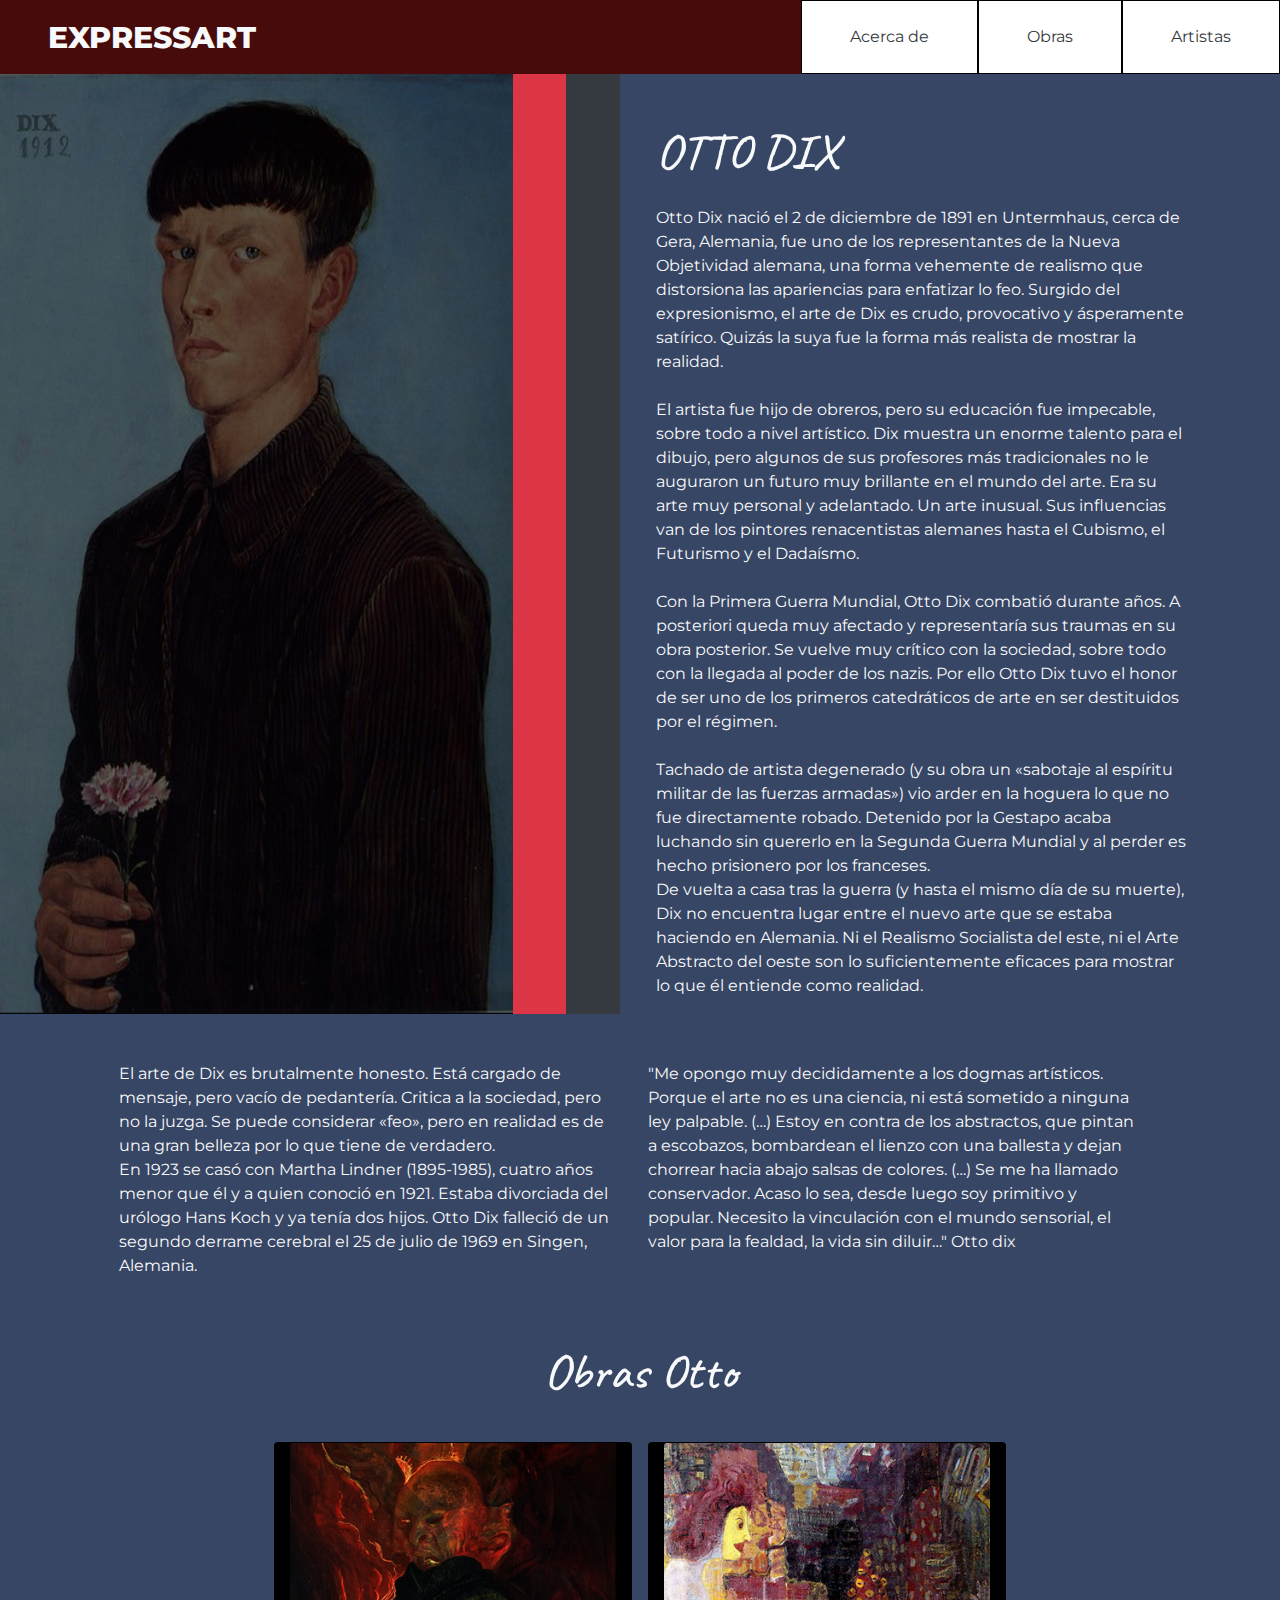
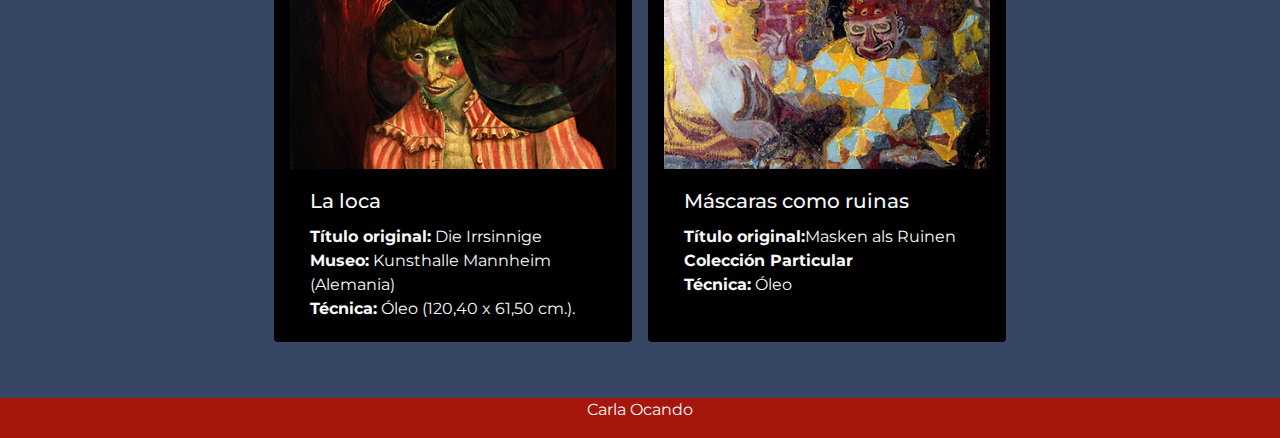
<file: subpaginas/otto.html>
<!DOCTYPE html>
<html lang="es">
<head>
    <meta charset="UTF-8">
    <meta http-equiv="X-UA-Compatible" content="IE=edge">
    <meta name="viewport" content="width=device-width, initial-scale=1.0">
    <link rel="stylesheet" href="https://cdn.jsdelivr.net/npm/bootstrap@4.0.0/dist/css/bootstrap.min.css" integrity="sha384-Gn5384xqQ1aoWXA+058RXPxPg6fy4IWvTNh0E263XmFcJlSAwiGgFAW/dAiS6JXm" crossorigin="anonymous">
    <link rel="stylesheet" href="../css/estilos.css">
    <title>Otto dix</title>
    <link rel="preconnect" href="https://fonts.googleapis.com">
    <link rel="preconnect" href="https://fonts.gstatic.com" crossorigin>
    <link href="https://fonts.googleapis.com/css2?family=Caveat:wght@600;700&family=Montserrat:ital,wght@0,100;0,200;0,300;0,400;0,500;0,600;0,700;0,800;1,400&display=swap" rel="stylesheet">
</head>
<body class="text-light bg-azul">
    <header>
      <nav class="navbar navbar-expand-lg  p-0">
        <a class="navbar-brand pl-5 text-light expressart" href="../index.html">EXPRESSART</a>
        <button class="navbar-toggler" type="button" data-toggle="collapse" data-target="#navbarNav" aria-controls="navbarNav" aria-expanded="false" aria-label="Toggle navigation">
          <span class="navbar-toggler-icon"></span>
        </button>
        <div class="collapse navbar-collapse justify-content-end" id="navbarNav">
          <ul class="navbar-nav">
            <li class=" navitem">
              <a class="nav-link text-dark  p-4 px-5" href="../subpaginas/acercade.html">Acerca de  <span class="sr-only">(current)</span></a>
            </li>
            <li class="navitem">
              <a class="nav-link text-dark p-4 px-5" href="../subpaginas/obras.html">Obras</a>
            </li>
            <li class="navitem">
              <a class="nav-link text-dark p-4 px-5" href="../subpaginas/artistas.html">Artistas</a>
            </li>
          </ul>
        </div>
      </nav>
</header>

<div class="container-fluid d-flex row p-0 m-0">
<!-- Imagen de artista -->
    <div class="container col-6 m-0 p-0 row">
    <img src="../img/otto.PNG" class="">
    <div class="h-100 w-100 bg-danger col-1 " >
    </div>
    <div class="h-100 w-100 bg-dark col-1" >
    </div>
    </div>
<!-- Bipgrafia del artista-->
    <div class="container col-5 ml-3 m-0 p-0 mt-5 caveat">
        <h2>OTTO DIX</h2>
        <p class="mt-4">Otto Dix nació el 2 de diciembre de 1891 en Untermhaus, cerca de Gera, Alemania, fue uno de los representantes de la Nueva Objetividad alemana, una forma vehemente de realismo que distorsiona las apariencias para enfatizar lo feo. Surgido del expresionismo, el arte de Dix es crudo, provocativo y ásperamente satírico. Quizás la suya fue la forma más realista de mostrar la realidad.</p>
       
        <p class="mt-4">El artista fue hijo de obreros, pero su educación fue impecable, sobre todo a nivel artístico. Dix muestra un enorme talento para el dibujo, pero algunos de sus profesores más tradicionales no le auguraron un futuro muy brillante en el mundo del arte. Era su arte muy personal y adelantado. Un arte inusual. Sus influencias van de los pintores renacentistas alemanes hasta el Cubismo, el Futurismo y el Dadaísmo.</p>
        <p class="mt-4">Con la Primera Guerra Mundial, Otto Dix combatió durante años. A posteriori queda muy afectado y representaría sus traumas en su obra posterior. Se vuelve muy crítico con la sociedad, sobre todo con la llegada al poder de los nazis. Por ello Otto Dix tuvo el honor de ser uno de los primeros catedráticos de arte en ser destituidos por el régimen.
        </p>
        <p class="mt-4">Tachado de artista degenerado (y su obra un «sabotaje al espíritu militar de las fuerzas armadas») vio arder en la hoguera lo que no fue directamente robado. Detenido por la Gestapo acaba luchando sin quererlo en la Segunda Guerra Mundial y al perder es hecho prisionero por los franceses.<br>De vuelta a casa tras la guerra (y hasta el mismo día de su muerte), Dix no encuentra lugar entre el nuevo arte que se estaba haciendo en Alemania. Ni el Realismo Socialista del este, ni el Arte Abstracto del oeste son lo suficientemente eficaces para mostrar lo que él entiende como realidad.</p>
    </div>
</div>



<div class="container-fluid mt-3 row mt-5 d-flex justify-content-center">
  <div class="container col-5 ml-2 mr-2">
    <p>El arte de Dix es brutalmente honesto. Está cargado de mensaje, pero vacío de pedantería. Critica a la sociedad, pero no la juzga. Se puede considerar «feo», pero en realidad es de una gran belleza por lo que tiene de verdadero. <br>
    En 1923 se casó con Martha Lindner (1895-1985), cuatro años menor que él y a quien conoció en 1921. Estaba divorciada del urólogo Hans Koch y ya tenía dos hijos. Otto Dix falleció de un segundo derrame cerebral el 25 de julio de 1969 en Singen, Alemania.</p>
  </div>
  <div class="container col-5 ml-0 mr-0">
    <p> "Me opongo muy decididamente a los dogmas artísticos. Porque el arte no es una ciencia, ni está sometido a ninguna ley palpable. (…) Estoy en contra de los abstractos, que pintan a escobazos, bombardean el lienzo con una ballesta y dejan chorrear hacia abajo salsas de colores. (…) Se me ha llamado conservador. Acaso lo sea, desde luego soy primitivo y popular. Necesito la vinculación con el mundo sensorial, el valor para la fealdad, la vida sin diluir…" Otto dix</p>
  </div>
</div>
<!-- OBRAS CARDS-->
<div class="container-fluid mt-5">
  <div class="container text-center caveat">
  <h2>Obras Otto</h2>
  </div>
</div>

<div class="card-group p-4 d-flex justify-content-center" >
  <div class="row justify-content-center">
   <div class="card m-2 col-lg-5 col-sm-11 bg-negro">
     <img class="card-img-top image" src="../img/obra12.PNG" >
     <div class="card-body">
       <h5 class="card-title">La loca</h5>
       <p class="card-text">
        <strong>Título original:</strong> Die Irrsinnige <br>
        <strong>Museo:</strong> Kunsthalle Mannheim (Alemania)<br>
        <strong>Técnica:</strong> Óleo (120,40 x 61,50 cm.).</p>
     </div>
   </div>
   
   <div class="card m-2 col-lg-5 col-sm-11 bg-negro">
     <img class="card-img-top" src="../img/otto2.PNG" >
     <div class="card-body">
       <h5 class="card-title">Máscaras como ruinas</h5>
       <p class="card-text">
        <strong>Título original:</strong>Masken als Ruinen<br>
        <strong>Colección Particular</strong> <br>
        <strong>Técnica:</strong> Óleo 
       </p>
     </div>
   </div>


</div>
</div>
 <!-- FOOTER-->
<footer>
  <div class="container-fluid mt-4">
    <div class="container d-flex justify-content-center">
      <p>Carla Ocando</p>
    </div>
  </div>
</footer>
</file>
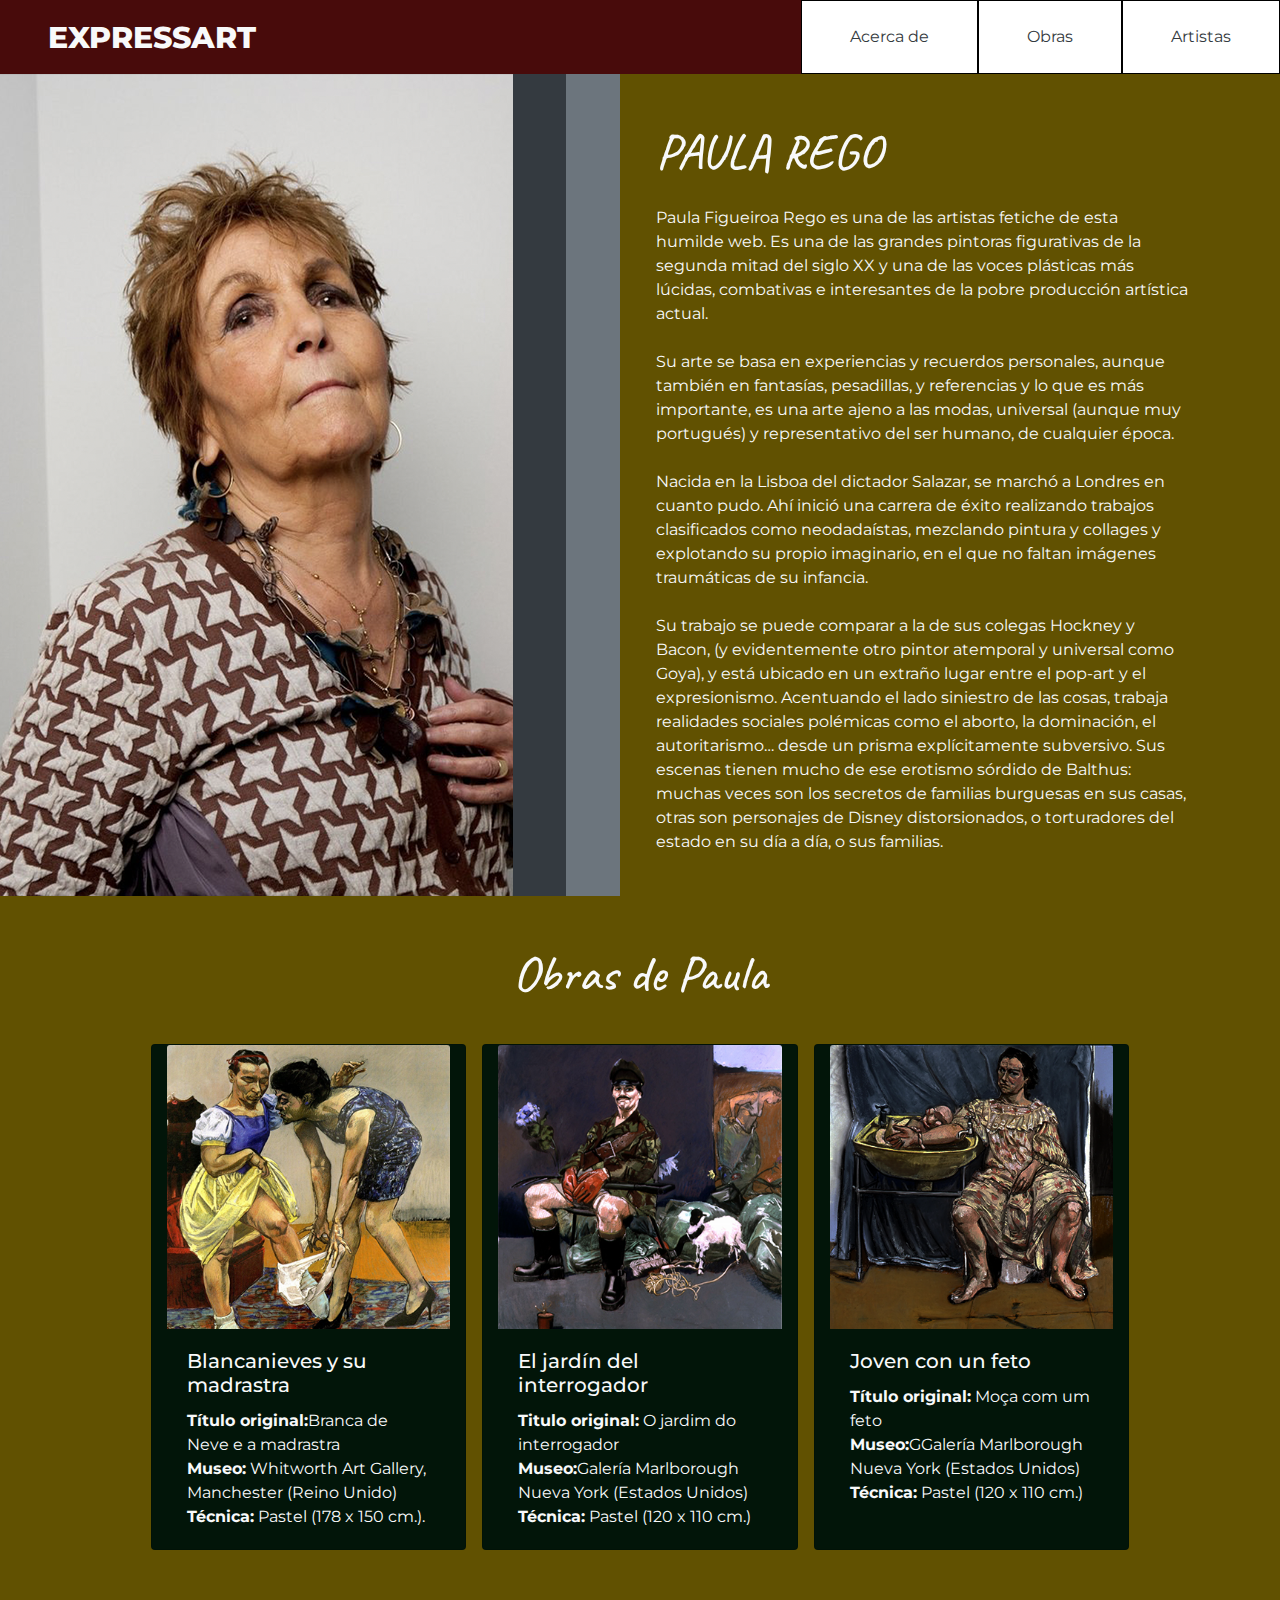
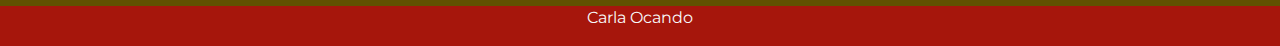
<file: subpaginas/paularego.html>
<!DOCTYPE html>
<html lang="es">
<head>
    <meta charset="UTF-8">
    <meta http-equiv="X-UA-Compatible" content="IE=edge">
    <meta name="viewport" content="width=device-width, initial-scale=1.0">
    <link rel="stylesheet" href="https://cdn.jsdelivr.net/npm/bootstrap@4.0.0/dist/css/bootstrap.min.css" integrity="sha384-Gn5384xqQ1aoWXA+058RXPxPg6fy4IWvTNh0E263XmFcJlSAwiGgFAW/dAiS6JXm" crossorigin="anonymous">
    <link rel="stylesheet" href="../css/estilos.css">
    <title>Paula Rego</title>
    <link rel="preconnect" href="https://fonts.googleapis.com">
    <link rel="preconnect" href="https://fonts.gstatic.com" crossorigin>
    <link href="https://fonts.googleapis.com/css2?family=Caveat:wght@600;700&family=Montserrat:ital,wght@0,100;0,200;0,300;0,400;0,500;0,600;0,700;0,800;1,400&display=swap" rel="stylesheet">
</head>
<body class="bg-amarillo text-light">
    <header>
      <nav class="navbar navbar-expand-lg  p-0">
        <a class="navbar-brand pl-5 text-light expressart" href="../index.html">EXPRESSART</a>
        <button class="navbar-toggler" type="button" data-toggle="collapse" data-target="#navbarNav" aria-controls="navbarNav" aria-expanded="false" aria-label="Toggle navigation">
          <span class="navbar-toggler-icon"></span>
        </button>
        <div class="collapse navbar-collapse justify-content-end" id="navbarNav">
          <ul class="navbar-nav">
            <li class=" navitem">
              <a class="nav-link text-dark  p-4 px-5" href="../subpaginas/acercade.html">Acerca de  <span class="sr-only">(current)</span></a>
            </li>
            <li class="navitem">
              <a class="nav-link text-dark p-4 px-5" href="../subpaginas/obras.html">Obras</a>
            </li>
            <li class="navitem">
              <a class="nav-link text-dark p-4 px-5" href="../subpaginas/artistas.html">Artistas</a>
            </li>
          </ul>
        </div>
      </nav>
</header>

<div class="container-fluid d-flex row p-0 m-0">
<!-- Imagen de artista -->
    <div class="container col-6 m-0 p-0 row">
    <img src="../img/paularego.PNG" class="">
    <div class="h-100 w-100 bg-dark col-1" >
    </div>
    <div class="h-100 w-100 bg-secondary col-1" >
    </div>
    </div>
<!-- Bipgrafia del artista-->
    <div class="container col-5 ml-3 m-0 p-0 mt-5 caveat">
        <h2>PAULA REGO</h2>
        <p class="mt-4">Paula Figueiroa Rego es una de las artistas fetiche de esta humilde web. Es una de las grandes pintoras figurativas de la segunda mitad del siglo XX y una de las voces plásticas más lúcidas, combativas e interesantes de la pobre producción artística actual.</p>
       
        <p class="mt-4">Su arte se basa en experiencias y recuerdos personales, aunque también en fantasías, pesadillas, y referencias y lo que es más importante, es una arte ajeno a las modas, universal (aunque muy portugués) y representativo del ser humano, de cualquier época.</p>

        <p class="mt-4">Nacida en la Lisboa del dictador Salazar, se marchó a Londres en cuanto pudo. Ahí inició una carrera de éxito realizando trabajos clasificados como neodadaístas, mezclando pintura y collages y explotando su propio imaginario, en el que no faltan imágenes traumáticas de su infancia.</p>
        <p class="mt-4">Su trabajo se puede comparar a la de sus colegas Hockney y Bacon, (y evidentemente otro pintor atemporal y universal como Goya), y está ubicado en un extraño lugar entre el pop-art y el expresionismo. Acentuando el lado siniestro de las cosas, trabaja realidades sociales polémicas como el aborto, la dominación, el autoritarismo… desde un prisma explícitamente subversivo. Sus escenas tienen mucho de ese erotismo sórdido de Balthus: muchas veces son los secretos de familias burguesas en sus casas, otras son personajes de Disney distorsionados, o torturadores del estado en su día a día, o sus familias.

        </p>
    </div>
</div>



<!-- OBRAS CARDS-->
<div class="container-fluid mt-5">
  <div class="container text-center caveat">
  <h2>Obras de Paula</h2>
  </div>
</div>

<div class="card-group p-4 " >
  <div class="row justify-content-center">
   <div class="card m-2 col-lg-3 col-sm-11 bg-verde">
     <img class="card-img-top image" src="../img/paula1.PNG" >
     <div class="card-body">
       <h5 class="card-title">Blancanieves y su madrastra</h5>
       <p class="card-text">
        <strong>Título original:</strong>Branca de Neve e a madrastra  <br>
        <strong>Museo:</strong> Whitworth Art Gallery, Manchester (Reino Unido)<br>
        <strong>Técnica:</strong> Pastel (178 x 150 cm.).</p>
     </div>
   </div>
   
   <div class="card m-2 col-lg-3 col-sm-11 bg-verde">
     <img class="card-img-top" src="../img/paula2.PNG" >
     <div class="card-body">
       <h5 class="card-title">El jardín del interrogador</h5>
       <p class="card-text">
        <strong>Titulo original:</strong> O jardim do interrogador<br>
        <strong>Museo:</strong>Galería Marlborough Nueva York (Estados Unidos) <br>
        <strong>Técnica:</strong> Pastel (120 x 110 cm.)
       </p>
     </div>
   </div>

       <div class="card m-2 col-lg-3 col-sm-11 bg-verde">
           <img class="card-img-top " src="../img/obra6.PNG" >
           <div class="card-body">
             <h5 class="card-title">Joven con un feto</h5>
             <p class="card-text">
              <strong>Título original:</strong> Moça com um feto<br>
              <strong>Museo:</strong>GGalería Marlborough Nueva York (Estados Unidos)<br>
              <strong>Técnica:</strong> Pastel (120 x 110 cm.)
             </p>
           </div>
   </div>
</div>
</div>
 <!-- FOOTER-->
<footer>
  <div class="container-fluid mt-4">
    <div class="container d-flex justify-content-center">
      <p>Carla Ocando</p>
    </div>
  </div>
</footer>
</file>
<file: css/estilos.css>
*{
    padding: 0;
    margin: 0;
    box-sizing: border-box;
    font-family: 'Montserrat', sans-serif;;
}
/*BARRA DE NAVEGACION*/
.nav-item {
    padding: 0 50px;
}

/*PORTAFOLIO*/
.portfolio .portfolio-item {
    cursor: pointer;
    position: relative;
    display: block;
    max-width: 25rem;
    border-radius: 0.5rem;
    overflow: hidden;
  }
  .portfolio .portfolio-item .portfolio-item-caption {
    position: absolute;
    top: 0;
    left: 0;
    transition: all 0.2s ease-in-out;
    opacity: 0;
    background-color: rgba(94, 86, 1, 0.9);
  }
  .portfolio .portfolio-item .portfolio-item-caption:hover {
    opacity: 1;
  }
  .portfolio .portfolio-item .portfolio-item-caption .portfolio-item-caption-content {
    font-size: 1.5rem;
  }
  
  .portfolio-modal .btn-close {
    font-size: 2rem;
    padding: 1rem;
  }
  .portfolio-modal .portfolio-modal-title {
    font-size: 2.25rem;
    line-height: 2rem;
  }
  

  .btn-close {
    box-sizing: content-box;
    width: 1em;
    height: 1em;
    padding: 0.25em 0.25em;
    color: #000;
    background: transparent url("data:image/svg+xml,%3csvg xmlns='http://www.w3.org/2000/svg' viewBox='0 0 16 16' fill='%23000'%3e%3cpath d='M.293.293a1 1 0 011.414 0L8 6.586 14.293.293a1 1 0 111.414 1.414L9.414 8l6.293 6.293a1 1 0 01-1.414 1.414L8 9.414l-6.293 6.293a1 1 0 01-1.414-1.414L6.586 8 .293 1.707a1 1 0 010-1.414z'/%3e%3c/svg%3e") center/1em auto no-repeat;
    border: 0;
    border-radius: 0.5rem;
    opacity: 0.5;
  }
  .btn-close:hover {
    color: #000;
    text-decoration: none;
    opacity: 0.75;
  }
  .btn-close:focus {
    outline: 0;
    box-shadow: 0 0 0 0.25rem rgba(26, 188, 156, 0.25);
    opacity: 1;
  }
  .btn-close:disabled, .btn-close.disabled {
    pointer-events: none;
    -webkit-user-select: none;
       -moz-user-select: none;
        -ms-user-select: none;
            user-select: none;
    opacity: 0.25;
  }
  
  .btn-close-white {
    filter: invert(1) grayscale(100%) brightness(200%);
  }


/*EMPIEZA EL CSS DE FORMULARIO*/

.formulario{
  background-color: #000000;

}
.form-content .form-items {
  border: 3px solid #fff;
  padding: 40px;
  display: inline-block;
  width: 100%;
  min-width: 540px;
  -webkit-border-radius: 10px;
  -moz-border-radius: 10px;
  border-radius: 10px;
  text-align: left;
  -webkit-transition: all 0.4s ease;
  transition: all 0.4s ease;
}

.form-content h3 {
  font-size: 28px;
  font-weight: 600;
  margin-bottom: 5px;
}

.form-content h3.form-title {
  margin-bottom: 30px;
}

.form-content p {
  font-size: 17px;
  font-weight: 300;
  line-height: 20px;
  margin-bottom: 30px;
}


.form-content label, .was-validated .form-check-input:invalid~.form-check-label, .was-validated .form-check-input:valid~.form-check-label{
  color: #fff;
}

.form-content input[type=text], .form-content input[type=password], .form-content input[type=email], .form-content select {
  width: 100%;
  padding: 9px 20px;
  text-align: left;
  border: 0;
  outline: 0;
  border-radius: 6px;
  background-color: #fff;
  font-size: 15px;
  font-weight: 300;
  -webkit-transition: all 0.3s ease;
  transition: all 0.3s ease;
  margin-top: 16px;
}


.btn-primary{
  background-color: #601f0f;
  outline: none;
  border: 0px;
   box-shadow: none;
}

.btn-primary:hover, .btn-primary:focus, .btn-primary:active{
  background-color: #495056;
  outline: none !important;
  border: none !important;
   box-shadow: none;
}

.form-content textarea {
  position: static !important;
  width: 100%;
  padding: 8px 20px;
  border-radius: 6px;
  text-align: left;
  background-color: #fff;
  border: 0;
  font-size: 15px;
  font-weight: 300;
  color: #8D8D8D;
  outline: none;
  resize: none;
  height: 120px;
  -webkit-transition: none;
  transition: none;
  margin-bottom: 14px;
}

.form-content textarea:hover, .form-content textarea:focus {
  border: 0;
  background-color: #ebeff8;
  color: #8D8D8D;
}

.mv-up{
  margin-top: -9px !important;
  margin-bottom: 8px !important;
}

.invalid-feedback{
  color: #ff606e;
}

.valid-feedback{
 color: #2acc80;
}

.navbar {
  background-color: rgb(72, 11, 11);
}
.navitem {
  background-color: #fff;
  border: 1px solid #000;
}
.navitem a {
  color: rgb(0, 0, 0);
}
.navitem :hover{
  background-color: #000;
}
.navitem a:hover {
  color: #ebeff8!important;
}
.expressart {
  font-weight: 800;
  font-size: 30px;
  color: #fff;
}

.historia {
  background-color:rgb(212, 178, 0);
}
.filosofia {
  background-color: rgb(153, 151, 112);
}
.caracteristicas {
  background-color: rgba(4, 23, 60, 0.796);
}
footer {
  background-color: rgb(166, 22, 12);
}
.caracteristicas h2 {
  font-family: 'Caveat', cursive;
  font-size: 60px;
}
.caracteristicas h5 {
  font-weight: 600;
  font-size: 25px;
}
.bg-negro {
  background-color: #000;
}
.web {
  background-color: rgb(28, 5, 7);
}
.opinion {
  background-color: rgb(2, 21, 9);
}
.form-body {
  background-color: rgb(2, 21, 9);
}
#obras {
  background-color: rgb(24, 0, 0);
}
.caveat {
  font-family: 'Caveat', cursive;
}
.caveat h2{
  font-size: 50px;
}
.caveat h1{
  font-size: 50px;
}

.artistas {
  background-color: rgb(0, 20, 2);
}
.bg-amarillo {
  background-color: rgb(97, 81, 1);
}
.edvard {
  background-color: #601f0f;
}
.alexej {
  background-color: #181306;
}
.baldomero {
  background-color: #110401;
}
.bg-rojo {
  background-color: #75210c;
}
.bg-gris {
  background-color: rgb(83, 83, 83);
}
.bg-verde {
  background-color: rgb(2, 21, 9);
}
.bg-azul {
  background-color: rgba(4, 23, 60, 0.796);
}
.francisco {
  background-color: #72725d;
}
.text-negro {
  color: #000;
}
</file>
